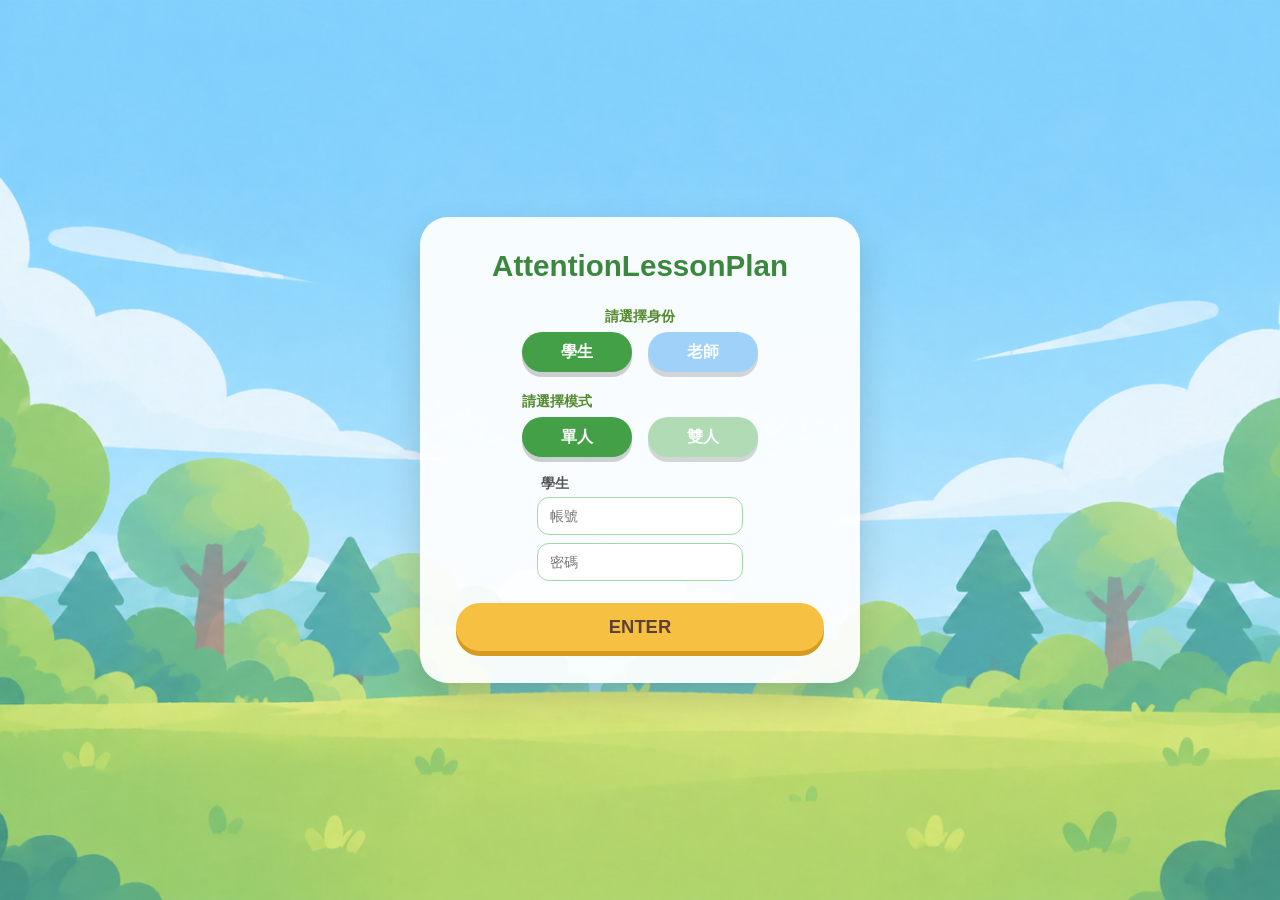
<file: frontend/index.html>
<!DOCTYPE html>
<html lang="zh-TW">
<head>
  <meta charset="UTF-8">
  <meta name="viewport" content="width=device-width, initial-scale=1.0">
  <title>AttentionLessonPlan - 登入</title>
  <link rel="stylesheet" href="css/style.css">
</head>
<body>
  <div class="main-container">
    <div class="card">
      <h1 class="title">AttentionLessonPlan</h1>

      <!-- 身份選擇 (學生 / 老師) -->
      <p class="section-label">請選擇身份</p>
      <div class="btn-group">
        <button id="btn-role-student" class="btn btn-pill active-green">學生</button>
        <button id="btn-role-teacher" class="btn btn-pill btn-inactive-blue">老師</button>
      </div>

      <!-- 模式選擇 (單人 / 雙人) -->
      <div id="mode-section">
        <p class="section-label">請選擇模式</p>
        <div class="btn-group">
          <button id="btn-mode-single" class="btn btn-pill active-green">單人</button>
          <button id="btn-mode-double" class="btn btn-pill btn-inactive">雙人</button>
        </div>
      </div>

      <!-- 表單輸入區：帳號＋密碼，跟 mockup（圖2～圖4）對齊——沒有選場域這一步，
           帳號是全域唯一的登入帳號（跟老師姓名／studentKey 是分開的兩回事，
           見 docs/adr/0004-teacher-student-password-login.md）。 -->
      <form id="login-form">
        <!-- 學生輸入區 -->
        <div id="student-inputs">
          <div class="form-row">
            <div class="input-col" id="col-student-1">
              <label id="lbl-student-1" class="input-label">學生</label>
              <input type="text" id="student1-account" class="text-input" placeholder="帳號" required>
              <input type="password" id="student1-password" class="text-input" placeholder="密碼" required>
            </div>
            <div class="input-col" id="col-student-2" style="display: none;">
              <label class="input-label">學生 2</label>
              <input type="text" id="student2-account" class="text-input" placeholder="帳號">
              <input type="password" id="student2-password" class="text-input" placeholder="密碼">
            </div>
          </div>
        </div>

        <!-- 老師輸入區 -->
        <div id="teacher-inputs" style="display: none;">
          <label class="input-label">老師</label>
          <input type="text" id="teacher-account" class="text-input" placeholder="帳號">
          <input type="password" id="teacher-password" class="text-input" placeholder="密碼">
        </div>

        <!-- 登入錯誤訊息：改用畫面文字，不用 alert()（隱藏欄位配合原生驗證很容易讓人以為「完全沒反應」） -->
        <p id="login-error" class="error-text" style="display: none;"></p>

        <!-- ENTER 送出按鈕 -->
        <button type="submit" id="btn-enter" class="btn btn-enter">ENTER</button>
      </form>
    </div>
  </div>

  <script type="module" src="js/app.js"></script>
</body>
</html>
</file>
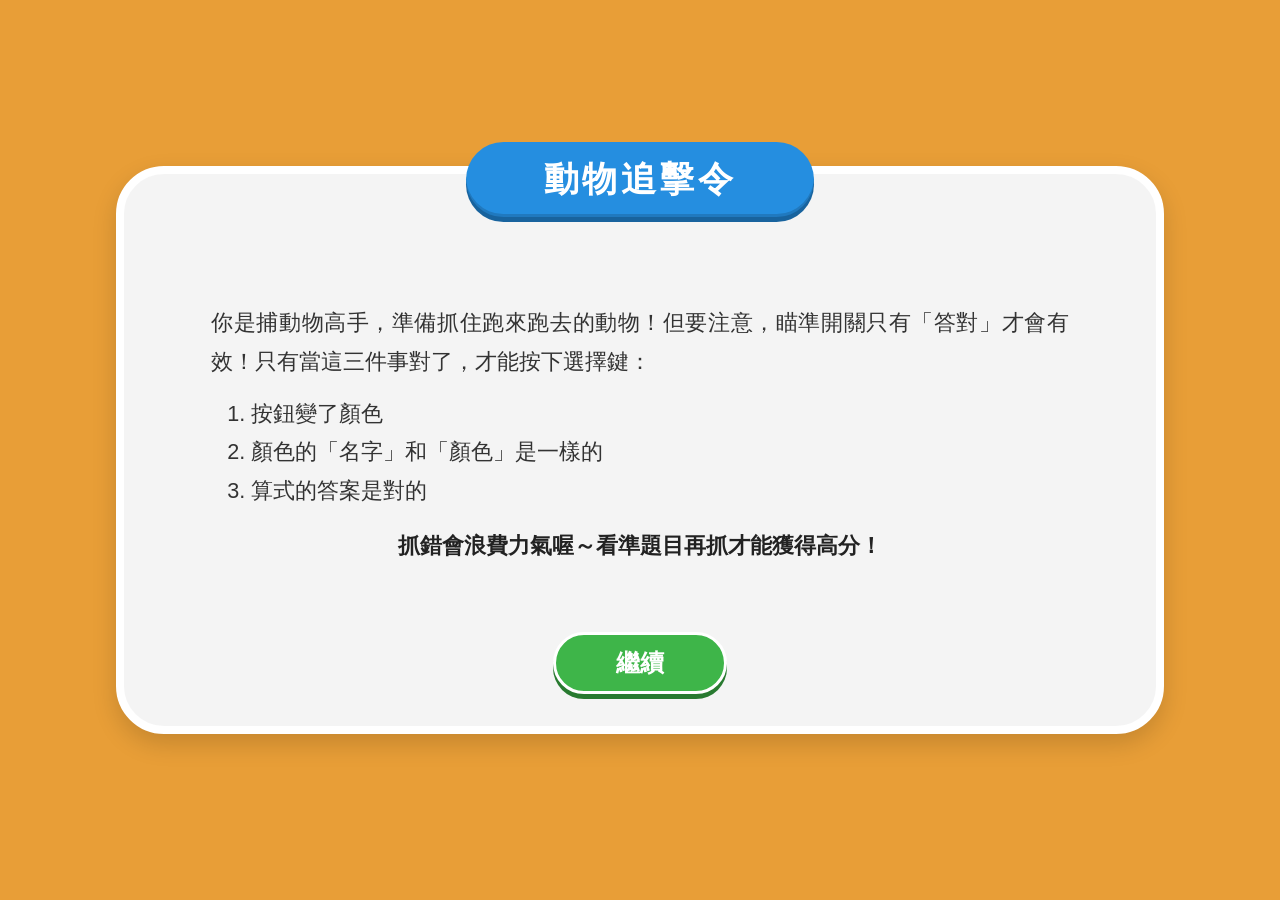
<file: frontend/dat/index.html>
<!DOCTYPE html>
<html lang="zh-Hant">
<head>
  <meta charset="UTF-8">
  <meta name="viewport" content="width=device-width, initial-scale=1.0">
  <title>DAT 動物追擊令 - 遊戲教學</title>
  <link rel="stylesheet" href="css/single_tutorial.css">
  <script src="js/single_tutorial.js" defer></script>
</head>
<body>

  <main class="tutorial-container">
    
    <!-- 畫面一：遊玩說明 -->
    <section id="step-1" class="tutorial-card">
      <div class="header-badge">動物追擊令</div>
      <div class="card-content">
        <p class="intro-text">
          你是捕動物高手，準備抓住跑來跑去的動物！但要注意，瞄準開關只有「答對」才會有效！只有當這三件事對了，才能按下選擇鍵：
        </p>
        <ol class="rule-list">
          <li>按鈕變了顏色</li>
          <li>顏色的「名字」和「顏色」是一樣的</li>
          <li>算式的答案是對的</li>
        </ol>
        <p class="warning-text">抓錯會浪費力氣喔～看準題目再抓才能獲得高分！</p>
      </div>
      <button id="btn-to-step2" class="btn-green" type="button">繼續</button>
    </section>

    <!-- 畫面二：題型說明 (動態卡片) -->
    <section id="step-2" class="tutorial-card" hidden>
      <div class="header-badge">題型說明</div>
      <div class="card-content">
        <p id="type-title" class="type-instruction">加載中...</p>
        <p id="type-example" class="type-sub"></p>
        
        <div class="carousel-container">
          <button id="prev-type" class="nav-arrow" type="button" aria-label="上一題">◀</button>
          
          <div class="type-preview-box" id="preview-box">
            <!-- 預覽內容由 JS 動態渲染 -->
          </div>
          
          <button id="next-type" class="nav-arrow" type="button" aria-label="下一題">▶</button>
        </div>
      </div>
      <button id="btn-to-step3" class="btn-green-solid" type="button">跳過說明/下一步</button>
    </section>

    <!-- 畫面三：選擇練習還是直接開始 -->
    <section id="step-3" class="tutorial-card" hidden>
      <div class="card-content">
        <h2 class="prompt-title">理解了嗎？<br>來練習一下吧！</h2>
        <div class="action-buttons">
          <button id="btn-practice" class="btn-outline" type="button">練習一下</button>
          <button id="btn-start" class="btn-green-solid" type="button">不練習，直接開始</button>
        </div>
      </div>
    </section>

  </main>

</body>
</html>
</file>
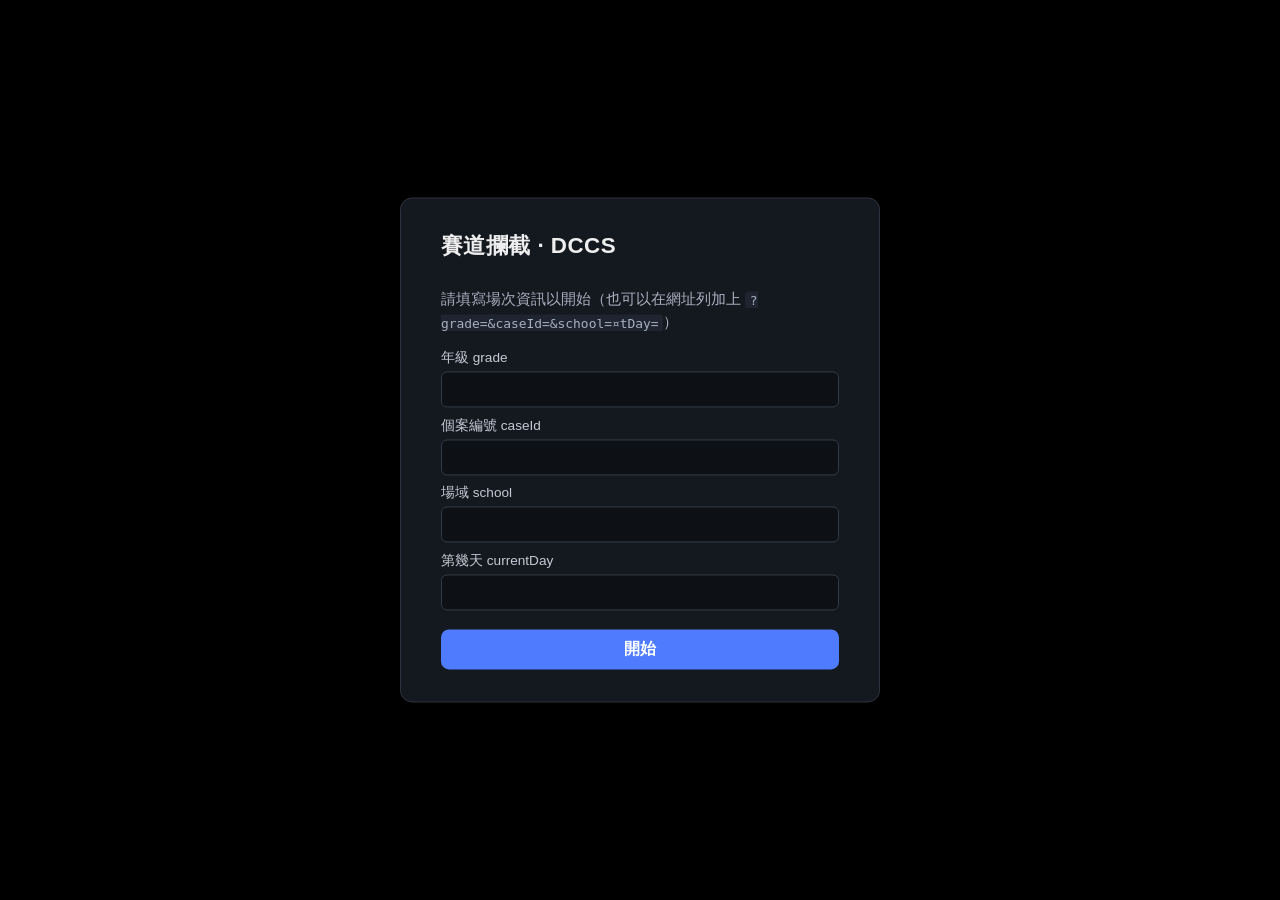
<file: frontend/dccs/index.html>
<!DOCTYPE html>
<html lang="zh-Hant">
<head>
<meta charset="UTF-8">
<meta name="viewport" content="width=device-width, initial-scale=1.0">
<title>賽道攔截 DCCS</title>
<link rel="stylesheet" href="./css/style.css">
</head>
<body>
<div id="app">
  <form id="setup-form" hidden>
    <h1>賽道攔截 · DCCS</h1>
    <p class="hint">請填寫場次資訊以開始（也可以在網址列加上 <code>?grade=&caseId=&school=&currentDay=</code>）</p>
    <label>年級 grade <input name="grade" required autocomplete="off"></label>
    <label>個案編號 caseId <input name="caseId" required autocomplete="off"></label>
    <label>場域 school <input name="school" required autocomplete="off"></label>
    <label>第幾天 currentDay <input name="currentDay" type="number" min="1" step="1" required autocomplete="off"></label>
    <button type="submit">開始</button>
  </form>

  <div id="game-root"></div>
</div>
<script type="module" src="./js/main.js"></script>
</body>
</html>
</file>
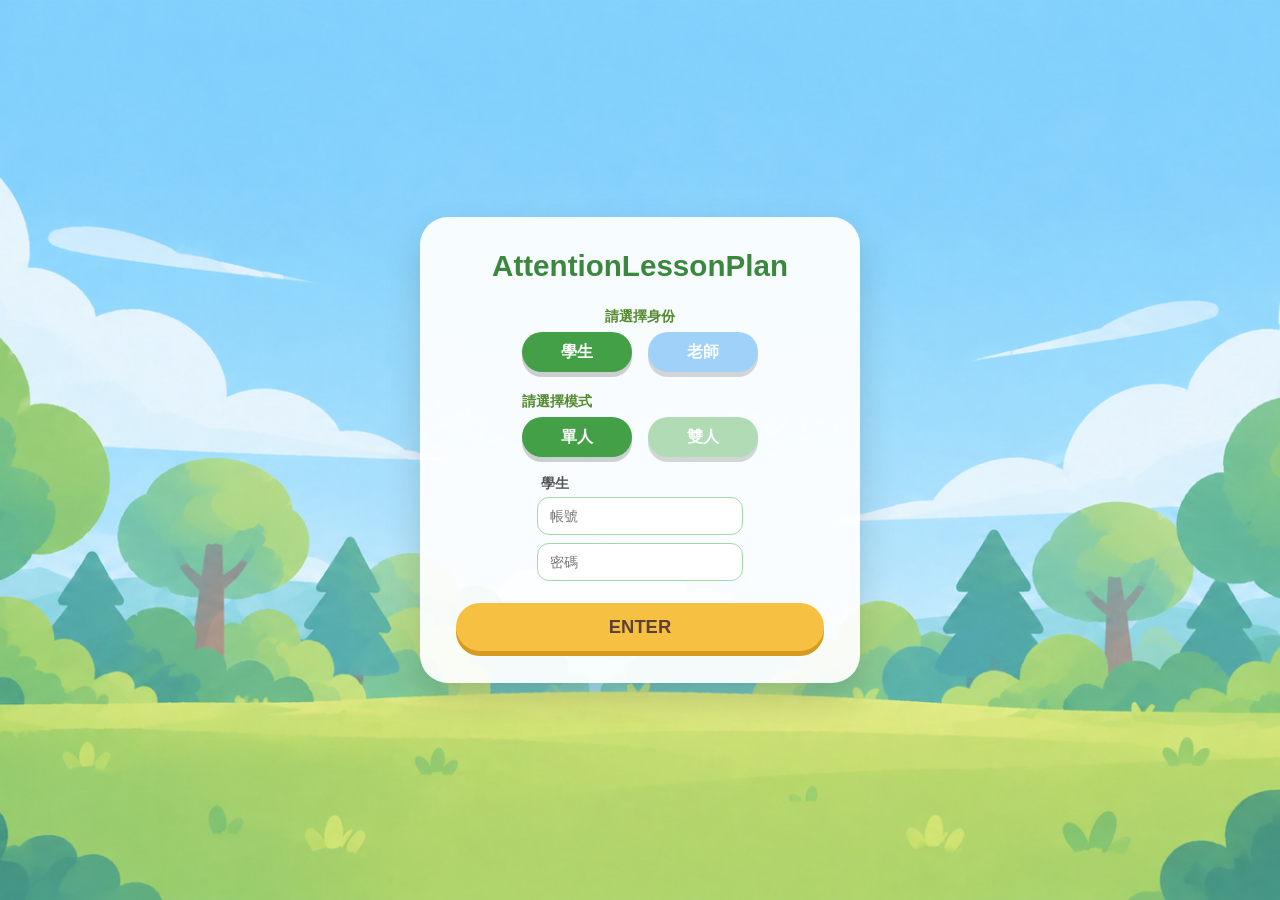
<file: frontend/dms.html>
<!DOCTYPE html>
<html lang="zh-TW">
<head>
  <meta charset="UTF-8">
  <meta name="viewport" content="width=device-width, initial-scale=1.0">
  <title>Attention Lesson Plan - DMS 數據管理系統</title>
  <link rel="stylesheet" href="css/dms.css">
</head>
<body>
  <div class="dms-wrapper">
    <!-- 頂部身分選單與控制列 -->
    <header class="top-navbar">
      <div class="brand">
        <h2>Attention Lesson Plan</h2>
        <span class="badge">DMS Dashboard</span>
      </div>

      <div class="nav-controls">
        <!-- 登入身份（老師姓名／場域）純顯示，來自登入時的 token，不用再選一次 -->
        <div class="teacher-identity">
          <strong id="view-teacher-name">--</strong>
          <span id="view-teacher-school" class="badge-muted">--</span>
        </div>

        <div class="select-group">
          <select id="select-student" disabled>
            <option value="">-- 載入學生中... --</option>
          </select>
        </div>

        <button id="btn-logout" class="btn-text">登出</button>
      </div>
    </header>

    <!-- 主展示區塊 -->
    <main class="content-area">
      <!-- 初始未選擇提示 -->
      <div id="empty-state" class="empty-card">
        <h3>請於上方選取「學生」以載入專注力評測資料</h3>
        <p>系統將即時查詢 MariaDB 資料庫並呈現歷史場次與各遊戲分析。</p>
      </div>

      <!-- 報表主看板 (選取學生後顯示) -->
      <div id="report-view" style="display: none;">
        <!-- 個案基本資訊卡 -->
        <section class="meta-card">
          <div>
            <h2 id="view-student-key">--</h2>
            <p id="view-school-name" style="color: #64748b; margin-top: 4px;">--</p>
          </div>
          <div class="meta-stats">
            <div>累計施測場次：<strong id="view-total-sessions" style="color: #1e3a8a; font-size: 1.25rem;">0</strong> 次</div>
            <div>最後評測時間：<span id="view-last-played">--</span></div>
          </div>
        </section>

        <!-- 各遊戲成效彙總卡 (依 gameType + mode 分組) -->
        <section class="section-card">
          <h3 class="section-title">遊戲成效總覽 (區分 Single / Double)</h3>
          <div id="summary-grid" class="cards-grid">
            <!-- 動態插入各遊戲彙總卡片 -->
          </div>
        </section>

        <!-- 歷史場次明細表 (records[]) -->
        <section class="section-card">
          <h3 class="section-title">施測歷程明細</h3>
          <div class="table-container">
            <table class="report-table">
              <thead>
                <tr>
                  <th>施測日 (Day)</th>
                  <th>遊戲種類</th>
                  <th>模式</th>
                  <th>正確率</th>
                  <th>答對 / 答錯</th>
                  <th>耗時 (秒)</th>
                  <th>作答題數 (Stage)</th>
                  <th>開始時間</th>
                </tr>
              </thead>
              <tbody id="records-tbody">
                <!-- 動態注入每一場紀錄 -->
              </tbody>
            </table>
          </div>
        </section>
      </div>
    </main>
  </div>

  <script type="module" src="js/dms.js"></script>
</body>
</html>
</file>
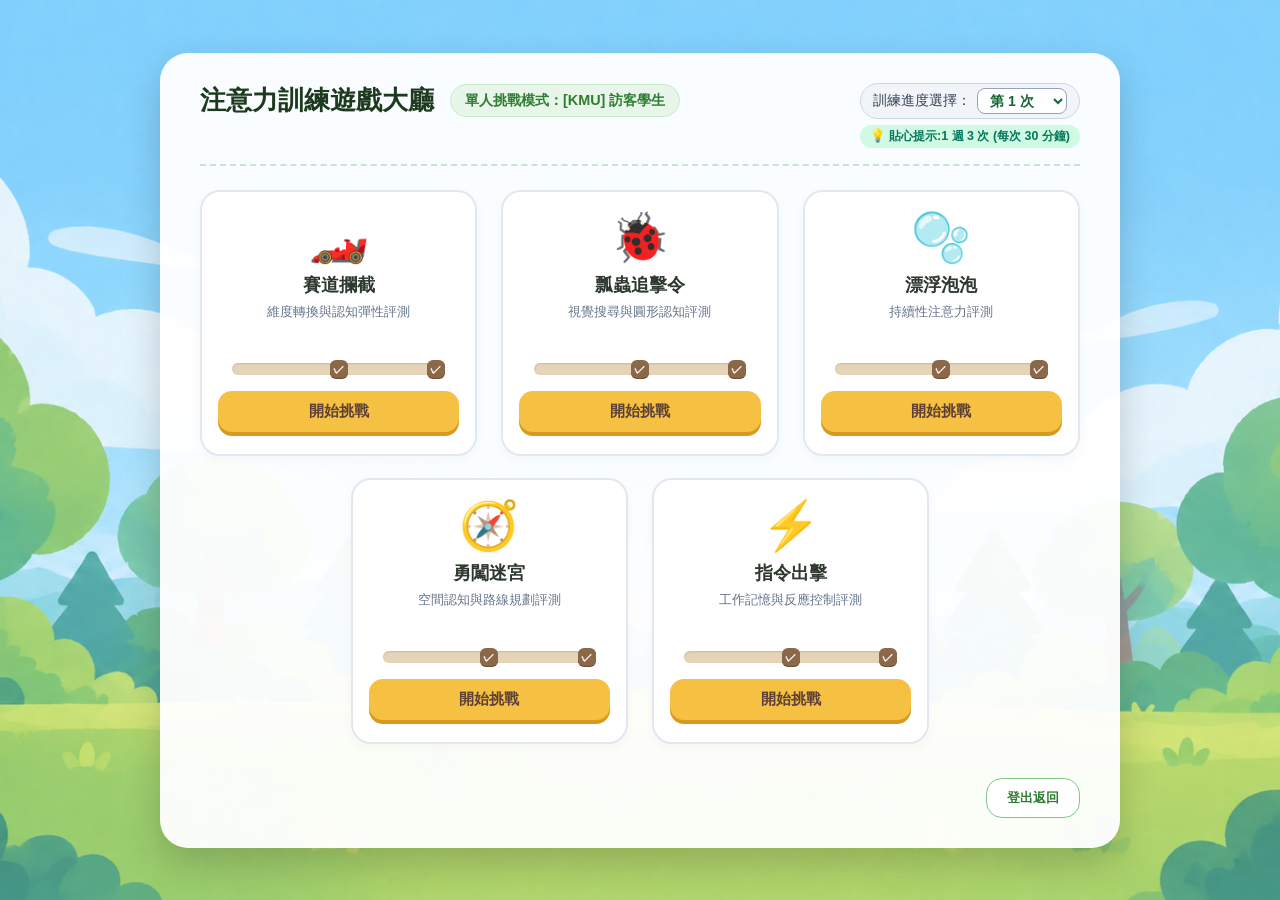
<file: frontend/games.html>
<!DOCTYPE html>
<html lang="zh-TW">
<head>
  <meta charset="UTF-8">
  <meta name="viewport" content="width=device-width, initial-scale=1.0">
  <title>AttentionLessonPlan - 遊戲大廳</title>
  <link rel="stylesheet" href="css/style.css">
  <link rel="stylesheet" href="css/games.css">
  <style>
    /* 頂部導覽列：標題、身分標籤與進度選擇 */
    .lobby-header {
      display: flex;
      align-items: flex-start;
      justify-content: space-between;
      gap: 16px;
      margin-bottom: 24px;
      flex-wrap: wrap;
    }
    .header-left-group {
      display: flex;
      align-items: center;
      gap: 16px;
      flex-wrap: wrap;
    }
    .lobby-title {
      margin: 0;
      font-size: 1.6rem;
      color: #1e3a1e;
      font-weight: 800;
      white-space: nowrap;
    }
    .user-info-tag {
      background: #e8f5e9;
      color: #2e7d32;
      border: 1px solid #c8e6c9;
      padding: 6px 14px;
      border-radius: 20px;
      font-size: 0.9rem;
      font-weight: 600;
      white-space: nowrap;
    }

    /* 右側：訓練次數下拉選單 + 貼心提示 */
    .header-right-group {
      display: flex;
      flex-direction: column;
      align-items: flex-end;
      gap: 6px;
    }
    .session-selector-box {
      display: flex;
      align-items: center;
      background: #f1f5f9;
      border: 1.5px solid #cbd5e1;
      padding: 4px 12px;
      border-radius: 20px;
      font-size: 0.85rem;
      color: #334155;
      white-space: nowrap;
    }
    .session-select {
      background: #ffffff;
      border: 1px solid #94a3b8;
      border-radius: 8px;
      padding: 3px 8px;
      font-size: 0.88rem;
      font-weight: 700;
      color: #166534;
      cursor: pointer;
      margin-left: 6px;
      outline: none;
    }
    .training-rule-badge {
      font-size: 0.78rem;
      color: #047857;
      background: #d1fae5;
      padding: 3px 10px;
      border-radius: 12px;
      font-weight: 600;
      white-space: nowrap;
    }

    /* 佈局核心：上排 3 個，下排 2 個（居中）並增加空間感 */
    .games-container {
      display: flex;
      flex-direction: column;
      gap: 22px;
      margin-bottom: 24px;
      width: 100%;
    }
    .games-row {
      display: flex;
      gap: 24px;
      width: 100%;
    }
    .games-row-top {
      justify-content: space-between;
    }
    .games-row-bottom {
      justify-content: center; /* 下排 2 個置中 */
    }

    /* 遊戲卡片寬度計算：保持上下排寬度一致 */
    .game-item {
      flex: 0 0 calc((100% - 48px) / 3); /* 每張卡片剛好佔 1/3 寬度扣除間距 */
      max-width: calc((100% - 48px) / 3);
      background: #ffffff;
      border: 2px solid #e2e8f0;
      border-radius: 20px;
      padding: 22px 16px;
      text-align: center;
      transition: all 0.22s ease;
      display: flex;
      flex-direction: column;
      align-items: center;
      box-shadow: 0 4px 12px rgba(0, 0, 0, 0.03);
    }
    .game-item:hover {
      transform: translateY(-4px);
      border-color: #43a047;
      box-shadow: 0 10px 22px rgba(67, 160, 71, 0.12);
    }

    .game-icon {
      font-size: 3rem;
      margin-bottom: 10px;
      line-height: 1;
    }
    .game-name {
      font-size: 1.15rem;
      font-weight: 800;
      color: #2e382e;
      margin-bottom: 6px;
    }
    .game-desc {
      font-size: 0.8rem;
      color: #64748b;
      margin-bottom: 16px;
      min-height: 36px;
      line-height: 1.4;
    }

    /* 參照語綺規範的進度條樣式 */
    .progress-row {
      width: 88%;
      margin: 8px 0 16px 0;
    }
    .progress-track {
      position: relative;
      height: 12px;
      border-radius: 999px;
      background: #e6d4b8;
      box-shadow: inset 0 1px 2px rgba(90, 60, 30, 0.18);
    }
    .progress-fill {
      position: absolute;
      inset: 0 auto 0 0;
      width: 0%;
      border-radius: inherit;
      background: linear-gradient(90deg, #c4b0ff, #8b6cf0);
      transition: width 0.3s ease;
    }
    .progress-track[data-progress="50"] .progress-fill {
      width: calc(50% + 10px);
    }
    .progress-track[data-progress="100"] .progress-fill {
      width: 100%;
    }
    .progress-mark {
      position: absolute;
      top: 50%;
      width: 18px;
      height: 18px;
      border-radius: 6px;
      display: grid;
      place-items: center;
      font-size: 0.72rem;
      font-weight: 800;
      color: #fff;
      background: #8a6848;
      box-shadow: 0 1px 0 #6a4c32;
      pointer-events: none;
      transition: all 0.2s ease;
    }
    .mark-mid {
      left: 50%;
      transform: translate(-50%, -50%);
    }
    .mark-end {
      right: 0;
      transform: translateY(-50%);
    }
    .progress-track[data-progress="100"] .mark-mid {
      display: none;
    }
    .progress-mark.is-reached {
      width: 20px;
      height: 20px;
      border-radius: 7px;
      background: linear-gradient(#b39bff, #7b5ce8);
      box-shadow: 0 1px 0 #5a3cc4;
    }

    /* 按鈕樣式 */
    .btn-play {
      width: 100%;
      padding: 10px 0;
      background: #f6c042;
      border: none;
      border-radius: 14px;
      color: #5d4037;
      font-weight: 800;
      font-size: 0.95rem;
      cursor: pointer;
      box-shadow: 0 4px 0 #d79a20;
      transition: transform 0.1s ease;
    }
    .btn-play:active {
      transform: translateY(3px);
      box-shadow: 0 1px 0 #d79a20;
    }

    /* 底部按鈕區靠右 */
    .lobby-footer {
      display: flex;
      justify-content: flex-end;
      margin-top: auto;
      padding-top: 10px;
    }
  </style>
</head>
<body>
  <div class="main-container">
    <div class="lobby-card">
      <div class="lobby-header">
        <!-- 標題與身分 -->
        <div class="header-left-group">
          <h1 class="lobby-title">注意力訓練遊戲大廳</h1>
          <div class="user-info-tag" id="user-info-tag">載入資訊中...</div>
        </div>
        
        <!-- 次數下拉選單 + 貼心提示 -->
        <div class="header-right-group">
          <div class="session-selector-box">
            <span>訓練進度選擇：</span>
            <select id="session-select" class="session-select">
              <option value="1">第 1 次</option>
              <option value="2">第 2 次</option>
              <option value="3">第 3 次</option>
              <option value="4">第 4 次</option>
              <option value="5">第 5 次</option>
              <option value="6">第 6 次</option>
              <option value="7">第 7 次</option>
              <option value="8">第 8 次</option>
              <option value="9">第 9 次</option>
              <option value="10">第 10 次</option>
              <option value="11">第 11 次</option>
              <option value="12">第 12 次</option>
              <option value="13">第 13 次</option>
              <option value="14">第 14 次</option>
              <option value="15">第 15 次</option>
              <option value="16">第 16 次</option>
              <option value="17">第 17 次</option>
              <option value="18">第 18 次</option>
              <option value="19">第 19 次</option>
              <option value="20">第 20 次</option>
              <option value="21">第 21 次</option>
              <option value="22">第 22 次</option>
              <option value="23">第 23 次</option>
              <option value="24">第 24 次</option>
            </select>
          </div>
          <div class="training-rule-badge">💡 貼心提示:1 週 3 次 (每次 30 分鐘)</div>
        </div>
      </div>

      <!-- 遊戲卡片區域：上排 3 個、下排 2 個 -->
      <div class="games-container">
        <!-- 上排 3 款遊戲 -->
        <div class="games-row games-row-top" id="row-top"></div>
        <!-- 下排 2 款遊戲 (置中) -->
        <div class="games-row games-row-bottom" id="row-bottom"></div>
      </div>

      <!-- 底部登出按鈕 -->
      <div class="lobby-footer">
        <button id="btn-logout" class="btn-outline">登出返回</button>
      </div>
    </div>
  </div>

  <script>
    // 參照語綺 app.js 規格定義 5 款遊戲與進度正規化
    const GAMES = [
      { id: "DCCS", name: "賽道攔截", desc: "維度轉換與認知彈性評測", icon: "🏎️" },
      { id: "DAT", name: "瓢蟲追擊令", desc: "視覺搜尋與圓形認知評測", icon: "🐞" },
      { id: "EFT", name: "漂浮泡泡", desc: "持續性注意力評測", icon: "🫧" },
      { id: "TGame", name: "勇闖迷宮", desc: "空間認知與路線規劃評測", icon: "🧭" },
      // id 必須是 "IM"，對齊後端 assessment_result.game_type 實際會出現的值
      // （見 GET /api/students/{key}/sessions 回應），不能是隨便取的顯示名稱，
      // 否則真實成績永遠比對不到這張卡片，進度會一直停在 0%。
      { id: "IM", name: "指令出擊", desc: "工作記憶與反應控制評測", icon: "⚡" },
    ];
    const PROGRESS_STEPS = [0, 50, 100];

    // 每款遊戲「玩滿一場」的判定門檻（毫秒），用來判斷一筆紀錄是不是整場玩完
    // （不是中途離開）。統一 6 分鐘（360000ms）——這是「5 款遊戲、30 分鐘」
    // 最終設計的目標值。DCCS 目前的真實實作其實是 10 分鐘（見
    // frontend/dccs/js/config.js 的 SESSION_SECONDS=600），因為當初只規劃
    // 3 款遊戲（30 分鐘 / 3 = 10 分鐘）；日後真的有 5 款遊戲時 DCCS 也要
    // 跟著改成 6 分鐘，這邊先用目標值 6 分鐘當門檻——不影響真的玩滿全程
    // 10 分鐘的紀錄（10 分鐘 > 6 分鐘，一樣判定為玩滿），只是「玩了 6~10
    // 分鐘就離開」的情況也會被判定成 100%，這是目前已知、可接受的權宜之計。
    const FULL_SESSION_MS = {
      DCCS: 360000,
      EFT: 360000,
      DAT: 360000,
      IM: 360000,
      TGame: 360000,
    };

    // 每一款遊戲對應到哪個檔案（相對於本頁）。每接上一款新遊戲，在這裡加一行即可，
    // 不用動下面的點擊邏輯。路徑對照 frontend/<game>/ 底下該遊戲自己的入口檔案。
    const GAME_PAGES = {
      DAT: { single: "DAT/DAT_single/index.html", double: "DAT/DAT_double/double.html" },
      EFT: { single: "EFT/single.html", double: "EFT/double.html" },
      DCCS: { single: "dccs/index.html", double: "dccs/double.html" },
    };

    function normalizeProgress(value) {
      const number = Number(value) || 0;
      return PROGRESS_STEPS.reduce((closest, step) =>
        Math.abs(step - number) < Math.abs(closest - number) ? step : closest
      );
    }

    // 呼叫 GET /api/students/{key}/report，拿這位學生完整的場次明細（不篩選）。
    // 用 /report 而不是輕量版的 /sessions，是因為要判斷「整場玩完」得看
    // stats.duration，那個欄位只有 /report 才有。之後「訓練進度選擇」切換
    // 第幾次時，直接在本機重新計算，不用每次都重打 API。任何一步失敗
    // （token 過期、還沒登入、網路問題）都不讓整頁掛掉，退回空陣列（會讓所有
    // 進度顯示 0%），並在 console 留紀錄方便除錯。
    async function fetchRecords(studentKey, school, token) {
      if (!studentKey || !school || !token) return [];
      try {
        const res = await fetch(
          `/api/students/${encodeURIComponent(studentKey)}/report?school=${encodeURIComponent(school)}`,
          { headers: { Authorization: `Bearer ${token}` } }
        );
        if (!res.ok) {
          console.warn("讀取遊玩紀錄失敗，進度顯示為 0%：", res.status);
          return [];
        }
        const data = await res.json();
        return data.records || [];
      } catch (err) {
        console.warn("讀取遊玩紀錄失敗，進度顯示為 0%：", err);
        return [];
      }
    }

    // 「訓練進度選擇：第 N 次」是「當天記錄」，不是累積進度——問的是「這一天
    // 這款遊戲玩到什麼程度」：
    //   完全沒碰過 → 0%
    //   有紀錄，但中途離開、沒玩滿一整場（duration 沒到 FULL_SESSION_MS）→ 50%
    //   整場玩完（duration 到達 FULL_SESSION_MS）→ 100%
    // 同一天同一款遊戲重玩了好幾次，只要其中一次玩滿就算 100%——玩滿一次
    // 才算數，不是接續著玩、也不是取平均。
    function computeProgress(records, selectedDay) {
      const STATUS_RANK = { none: 0, partial: 1, full: 2 };
      const status = Object.fromEntries(GAMES.map(g => [g.id, "none"]));

      for (const record of records) {
        if (record.currentDay !== selectedDay || !(record.gameType in status)) continue;

        const fullMs = FULL_SESSION_MS[record.gameType];
        const isFull =
          record.stats != null &&
          typeof fullMs === "number" &&
          record.stats.duration >= fullMs;
        const thisStatus = isFull ? "full" : "partial";

        if (STATUS_RANK[thisStatus] > STATUS_RANK[status[record.gameType]]) {
          status[record.gameType] = thisStatus;
        }
      }

      const STATUS_TO_PERCENT = { none: 0, partial: 50, full: 100 };
      return Object.fromEntries(
        Object.entries(status).map(([id, s]) => [id, STATUS_TO_PERCENT[s]])
      );
    }

    document.addEventListener("DOMContentLoaded", async () => {
      const mode = sessionStorage.getItem("game_mode") || "single";
      const s1School = sessionStorage.getItem("student1_school") || "KMU";
      const s1Id = sessionStorage.getItem("student1_key") || "訪客學生";
      const s1Token = sessionStorage.getItem("student1_token") || sessionStorage.getItem("token");
      const s2School = sessionStorage.getItem("student2_school");
      const s2Id = sessionStorage.getItem("student2_key");

      const infoTag = document.getElementById("user-info-tag");
      const isDouble = (mode === "double" && s2Id);

      if (isDouble) {
        infoTag.innerText = `雙人合作模式：[${s1School}] ${s1Id} ＆ [${s2School}] ${s2Id}`;
      } else {
        infoTag.innerText = `單人挑戰模式：[${s1School}] ${s1Id}`;
      }

      const rowTop = document.getElementById("row-top");
      const rowBottom = document.getElementById("row-bottom");
      const sessionSelect = document.getElementById("session-select");

      function buildGameCardHtml(game, progressMap) {
        const percent = normalizeProgress(progressMap[game.id]);
        return `
          <div class="game-item" data-game="${game.id}">
            <div class="game-icon">${game.icon}</div>
            <div class="game-name">${game.name}</div>
            <div class="game-desc">${game.desc}</div>
            
            <div class="progress-row" aria-label="${game.name}進度 ${percent}%">
              <div class="progress-track" data-progress="${percent}">
                <div class="progress-fill"></div>
                <span class="progress-mark mark-mid${percent === 50 ? " is-reached" : ""}">✓</span>
                <span class="progress-mark mark-end${percent === 100 ? " is-reached" : ""}">✓</span>
              </div>
            </div>

            <button class="btn-play">開始挑戰</button>
          </div>
        `;
      }

      // 渲染上排 3 個與下排 2 個。progressMap 來自 computeProgress()。
      function renderGames(progressMap) {
        // 前 3 個放入上排
        rowTop.innerHTML = GAMES.slice(0, 3).map(g => buildGameCardHtml(g, progressMap)).join("");
        // 後 2 個放入下排 (置中)
        rowBottom.innerHTML = GAMES.slice(3, 5).map(g => buildGameCardHtml(g, progressMap)).join("");

        // 重新綁定點擊挑戰事件
        document.querySelectorAll(".btn-play").forEach(btn => {
          btn.addEventListener("click", (e) => {
            const gameCard = e.target.closest(".game-item");
            const gameId = gameCard.getAttribute("data-game");
            const gameObj = GAMES.find(g => g.id === gameId);
            const pages = GAME_PAGES[gameId];

            if (!pages) {
              alert(`${gameObj.name}（${gameId}）尚未上線，敬請期待`);
              return;
            }

            // 玩家自選要玩第幾天：寫進 sessionStorage，遊戲那邊的
            // js/lobby.js 的 resolveCurrentDay() 會優先採用這個值，
            // 不再強制用自動推導（跟上面進度回顧用的是同一個下拉選單值）。
            sessionStorage.setItem("lobby_selected_current_day", sessionSelect.value);

            // 受試者資訊不經 URL 傳遞：目的頁跟本頁同源，直接讀本頁已經寫好的
            // sessionStorage（student1_key/school、game_mode 等），見各遊戲自己的
            // js/lobby.js。
            window.location.href = isDouble ? pages.double : pages.single;
          });
        });
      }

      // 雙人模式目前只顯示玩家 1 的進度——卡片是兩人共用的一列，沒有版面放
      // 兩份進度，之後真的要拆開顯示再回頭改。
      const allRecords = await fetchRecords(s1Id, s1School, s1Token);

      sessionSelect.addEventListener("change", (e) => {
        renderGames(computeProgress(allRecords, parseInt(e.target.value, 10)));
      });

      renderGames(computeProgress(allRecords, parseInt(sessionSelect.value, 10)));

      // 登出返回
      document.getElementById("btn-logout").addEventListener("click", () => {
        sessionStorage.clear();
        window.location.href = "index.html";
      });
    });
  </script>
</body>
</html>
</file>
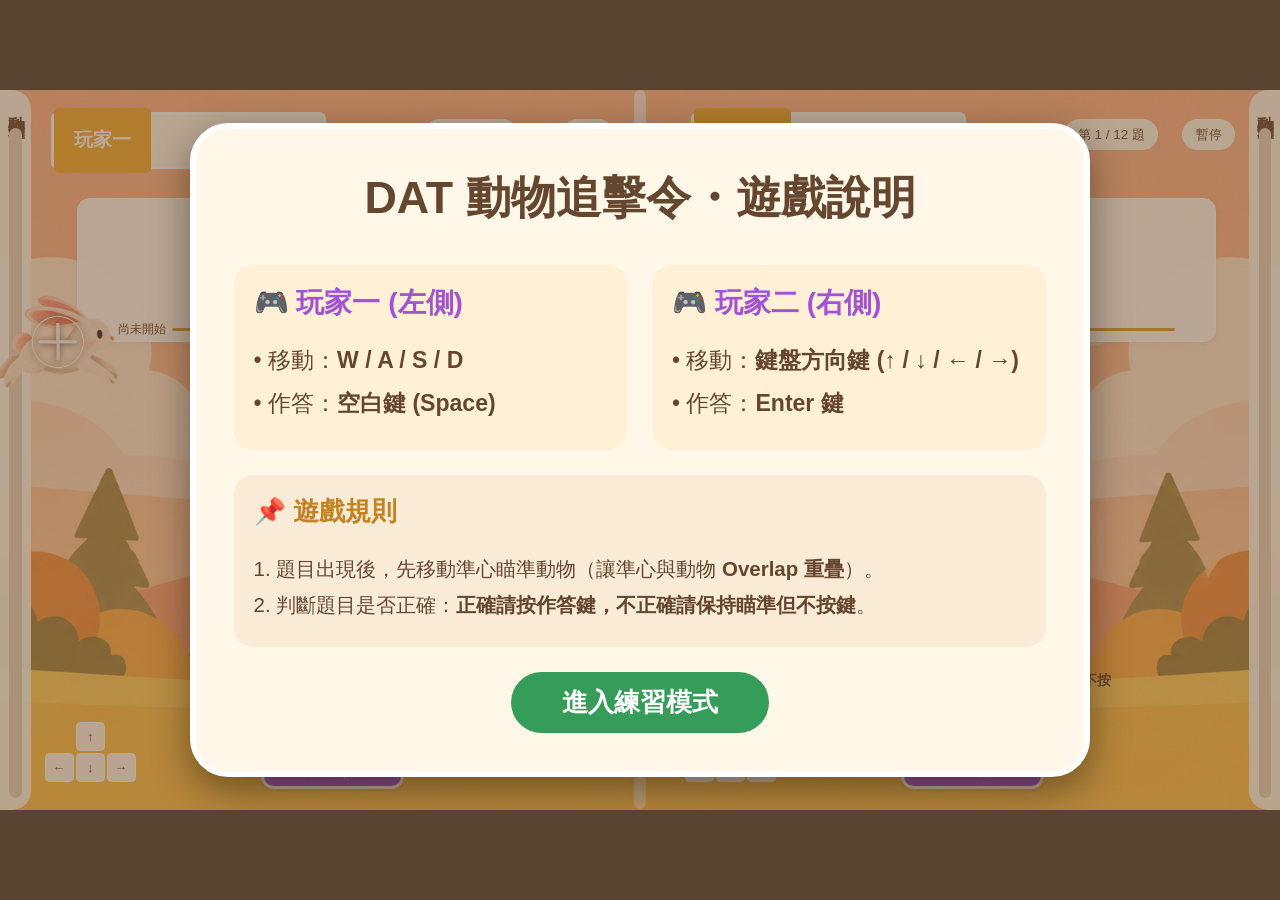
<file: frontend/dat/double.html>
<!DOCTYPE html>
<html lang="zh-Hant">
<head>
  <meta charset="UTF-8">
  <meta name="viewport" content="width=device-width, initial-scale=1.0">
  <title>DAT 動物追擊令・雙人版</title>
  <link rel="stylesheet" href="css/double.css">
  <script src="assets/animals/rabbit-hit-mask.js" defer></script>
  <!-- 修改前：<script src="DAT_double.js" defer></script> -->
<!-- 修改後： -->
<!-- <script type="module" src="DAT_double.js" defer></script> -->
<script type="module" src="js/double_main.js" defer></script>
</head>
<body>
  <main class="game" aria-label="動物追擊令雙人遊戲">
    <!-- 【新增】雙人合一呈現的遊戲教學頁面 (說明書) -->
    <div class="overlay" id="tutorial-overlay">
      <section class="tutorial-card">
        <h1>DAT 動物追擊令・遊戲說明</h1>
        <div class="instructions-content">
          <div class="instruction-col">
            <h2>🎮 玩家一 (左側)</h2>
            <p>• 移動：<strong>W / A / S / D</strong></p>
            <p>• 作答：<strong>空白鍵 (Space)</strong></p>
          </div>
          <div class="instruction-col">
            <h2>🎮 玩家二 (右側)</h2>
            <p>• 移動：<strong>鍵盤方向鍵 (↑ / ↓ / ← / →)</strong></p>
            <p>• 作答：<strong>Enter 鍵</strong></p>
          </div>
        </div>
        <div class="rule-box">
          <h3>📌 遊戲規則</h3>
          <p>1. 題目出現後，先移動準心瞄準動物（讓準心與動物 <strong>Overlap 重疊</strong>）。</p>
          <p>2. 判斷題目是否正確：<strong>正確請按作答鍵，不正確請保持瞄準但不按鍵</strong>。</p>
        </div>
        <button class="primary" id="start-practice-btn" type="button">進入練習模式</button>
      </section>
    </div>
    
    <section class="player player-1" aria-label="玩家一">
    <!--      -->
    <aside class="progress-panel">
      <span class="progress-label">動物追擊令</span>
      <div class="progress-track" data-ui="progress" role="progressbar" aria-label="完成題數" aria-valuemin="0" aria-valuemax="12" ariavaluenow="0">
        <div data-ui="progress-fill"></div>
      </div>
    </aside>
    <header class="score"><span>玩家一</span><strong data-ui="score">0 分</strong></header>

    <div class="round" data-ui="round">第 1 / 12 題</div>
    <button class="pause" data-ui="pause" type="button" disabled>暫停</button>
    <section class="question-panel" aria-label="判斷題目">
      <div class="question"><span class="caption" data-ui="question-type">等待瞄準</span><strong data-ui="question-text">—</strong></div>
      <div class="time"><span data-ui="time-text">尚未開始</span><div class="time-track"><div data-ui="time-fill"></div></div></div>
    </section>
    <div class="animal-field" data-ui="field" aria-label="動物與玩家準心">
      <div class="animal" data-ui="animal">
        <img class="animal-image" data-ui="animal-image" src="assets/animals/rabbit.png" alt="兔子" draggable="false">
      </div>
      <img class="crosshair" data-ui="crosshair" src="assets/crosshair.png" alt="玩家準心" draggable="false">
    </div>
    <section class="answer-panel" aria-label="作答區">
      <p class="rule">WASD 移動準心 · 正確按空白鍵，不正確不按</p>
      <p data-ui="feedback" role="status" aria-live="polite">素材載入中…</p>
      <div class="answer-buttons">
        <button class="capture" data-ui="answer-true" type="button" disabled>正確 <span>空白鍵 / 點選</span></button>
      </div>
    </section>
    <div class="movement" aria-label="準心方向控制">
      <button data-move="up" aria-label="準心向上">↑</button>
      <button data-move="left" aria-label="準心向左">←</button>
      <button data-move="down" aria-label="準心向下">↓</button>
      <button data-move="right" aria-label="準心向右">→</button>
    </div>
    <div class="overlay" data-ui="results" hidden>
      <section class="result-card" role="dialog" aria-label="玩家一挑戰完成">
        <h1 data-ui="result-title">挑戰完成！</h1>
        <strong data-ui="final-score"></strong>
        <p data-ui="summary"></p>
        <p data-ui="accuracy"></p>
        <button class="primary" data-ui="restart" type="button">再玩一次</button>
      </section>
    </div>
    </section>
    
    <section class="player player-2" aria-label="玩家二">
      <aside class="progress-panel">
        <span class="progress-label">動物追擊令</span>
        <!-- aria-valuemax:題數 -->
        <div class="progress-track" data-ui="progress" role="progressbar" aria-label="完成題數" aria-valuemin="0" aria-valuemax="12" aria-valuenow="0">
          <div data-ui="progress-fill"></div>
        </div>
      </aside>
      
    <header class="score"><span>玩家二</span><strong data-ui="score">0 分</strong></header>
    <div class="round" data-ui="round">第 1 / 12 題</div>
    <button class="pause" data-ui="pause" type="button" disabled>暫停</button>
    <section class="question-panel" aria-label="判斷題目">
      <div class="question"><span class="caption" data-ui="question-type">等待瞄準</span><strong data-ui="question-text">—</strong></div>
      <div class="time"><span data-ui="time-text">尚未開始</span><div class="time-track"><div data-ui="time-fill"></div></div></div>
    </section>
    <div class="animal-field" data-ui="field" aria-label="動物與玩家準心">
      <div class="animal" data-ui="animal">
        <img class="animal-image" data-ui="animal-image" src="assets/animals/rabbit.png" alt="兔子" draggable="false">
      </div>
      <img class="crosshair" data-ui="crosshair" src="assets/crosshair.png" alt="玩家準心" draggable="false">
    </div>
    <section class="answer-panel" aria-label="作答區">
      <p class="rule">方向鍵 移動準心 · 正確按Enter，不正確不按</p>
      <p data-ui="feedback" role="status" aria-live="polite">素材載入中…</p>
      <div class="answer-buttons">
        <button class="capture" data-ui="answer-true" type="button" disabled>正確 <span>Enter / 點選</span></button>
      </div>
    </section>
    <div class="movement" aria-label="準心方向控制">
      <button data-move="up" aria-label="準心向上">↑</button>
      <button data-move="left" aria-label="準心向左">←</button>
      <button data-move="down" aria-label="準心向下">↓</button>
      <button data-move="right" aria-label="準心向右">→</button>
    </div>
    <!-- 玩家一 / 玩家二 結算覆蓋層 -->
    <div class="overlay" data-ui="results" hidden>
      <section class="result-card" role="dialog" aria-label="玩家二挑戰完成">
        <h1 data-ui="result-title">挑戰完成！</h1>
        <strong data-ui="final-score"></strong>
        <p data-ui="summary"></p>
        <p data-ui="accuracy"></p>
        <button class="primary" data-ui="restart" type="button">再玩一次</button>
        <button class="secondary" data-ui="back-home" type="button">返回首頁</button> <!-- 導回首頁按鈕 -->
      </section>
    </div>
      </section>
    </section>
    <!-- 中途離開遊戲的警告彈窗 -->
    <div class="overlay" id="leave-warning-overlay" hidden>
      <section class="result-card leave-card">
        <h2>⚠️ 確定要離開遊戲嗎？</h2>
        <p class="warning-text">若沒有完整遊玩並通關，當前遊戲數據將不會儲存並直接遺失！</p>
        <div class="warning-actions">
          <button class="secondary" id="btn-cancel-leave" type="button">繼續遊玩</button>
          <button class="danger" id="btn-confirm-leave" type="button">確定離開 (數據不保存)</button>
        </div>
    </div>
  </main>
</body>
</html>
</file>
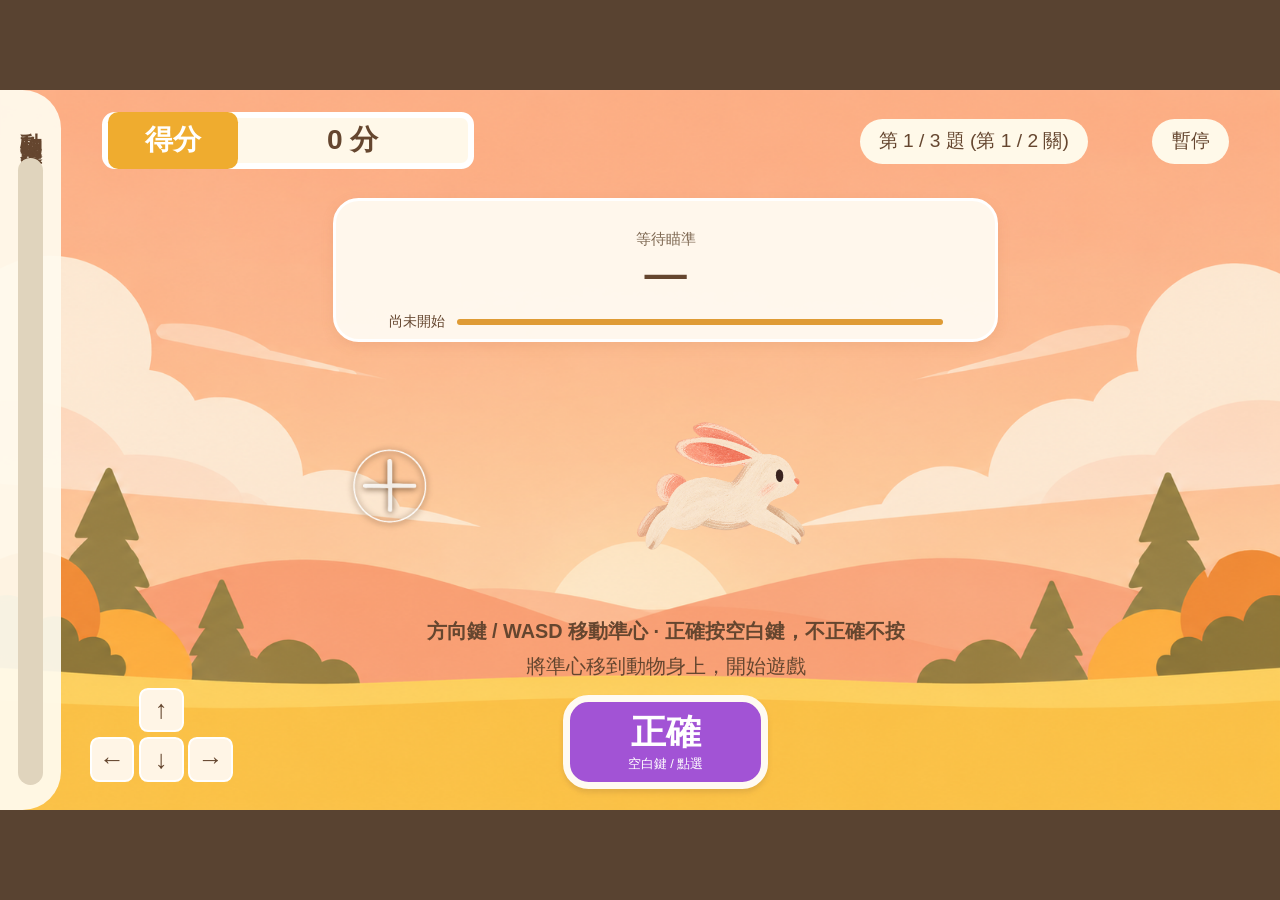
<file: frontend/dat/single.html>
<!DOCTYPE html>
<html lang="zh-Hant">
<head>
  <meta charset="UTF-8">
  <meta name="viewport" content="width=device-width, initial-scale=1.0">
  <title>DAT 動物追擊令・單人版</title>
  <link rel="stylesheet" href="css/single.css">
  <script src="assets/animals/rabbit-hit-mask.js" defer></script>
  <script type="module" src="js/single.js"></script>
</head>
<body>
  <main class="game" aria-label="動物追擊令單人遊戲">
    <aside class="progress-panel">
      <span class="progress-label">動物追擊令</span>
      <div class="progress-track" id="progress" role="progressbar" aria-label="完成題數" aria-valuemin="0" aria-valuemax="4" aria-valuenow="0">
        <div id="progress-fill"></div>
      </div>
    </aside>
    <header class="score"><span>得分</span><strong id="score">0 分</strong></header>
    <div class="round" id="round">第 1 / 4 題  (第 1 / 5 關)</div>
    <button class="pause" id="pause" type="button" disabled>暫停</button>
    <section class="question-panel" aria-label="判斷題目">
      <div class="question"><span class="caption" id="question-type">等待瞄準</span><strong id="question-text">—</strong></div>
      <div class="time"><span id="time-text">尚未開始</span><div class="time-track"><div id="time-fill"></div></div></div>
    </section>
    <div class="animal-field" id="field" aria-label="動物與玩家準心">
      <div class="animal" id="animal">
        <img class="animal-image" id="animal-image" src="assets/animals/rabbit.png" alt="兔子" draggable="false">
      </div>
      <img class="crosshair" id="crosshair" src="assets/crosshair.png" alt="玩家準心" draggable="false">
    </div>
    <section class="answer-panel" aria-label="作答區">
      <p class="rule">方向鍵 / WASD 移動準心 · 正確按空白鍵，不正確不按</p>
      <p id="feedback" role="status" aria-live="polite">素材載入中…</p>
      <div class="answer-buttons">
        <button class="capture" id="answer-true" type="button" disabled>正確 <span>空白鍵 / 點選</span></button>
      </div>
    </section>
    <div class="movement" aria-label="準心方向控制">
      <button data-move="up" aria-label="準心向上">↑</button>
      <button data-move="left" aria-label="準心向左">←</button>
      <button data-move="down" aria-label="準心向下">↓</button>
      <button data-move="right" aria-label="準心向右">→</button>
    </div>
    <div class="overlay" id="results" hidden>
      <section class="result-card" role="dialog" aria-modal="true" aria-labelledby="result-title">
        <h1 id="result-title">挑戰完成！</h1>
        <strong id="final-score"></strong>
        <p id="summary"></p>
        <p id="accuracy"></p>
        <button class="primary_white" id="restart" type="button">再玩一次</button>
        <button class="primary" id="btn-start-game" hidden>進入正式遊戲</button>
      </section>
    </div>
    <!-- 換關卡的 overlay -->
    <!-- 換關卡彈窗面板 -->
    <div id="stage-clear-modal" class="modal-overlay" hidden>
      <div class="stage-clear-card">
        <div class="stage-title-badge" id="stage-clear-title">第 1 關結束</div>
        <div class="stage-clear-text">準備開始下一關嘍！</div>
        <button id="btn-next-stage" class="btn-continue">繼續</button>
      </div>
    </div>
     <!-- 中途離開遊戲的警告彈窗 -->
    <div class="overlay" id="leave-warning-overlay" hidden>
      <section class="result-card leave-card">
        <h2>⚠️ 確定要離開遊戲嗎？</h2>
        <p class="warning-text">若沒有完整遊玩並通關，當前遊戲數據將不會儲存並直接遺失！</p>
        <div class="warning-actions">
          <button class="btn-continue" id="btn-cancel-leave" type="button">繼續遊玩</button>
          <button class="btn-danger" id="btn-confirm-leave" type="button">確定離開 (數據不保存)</button>
        </div>
    </div>
  </main>
</body>
</html>
</file>
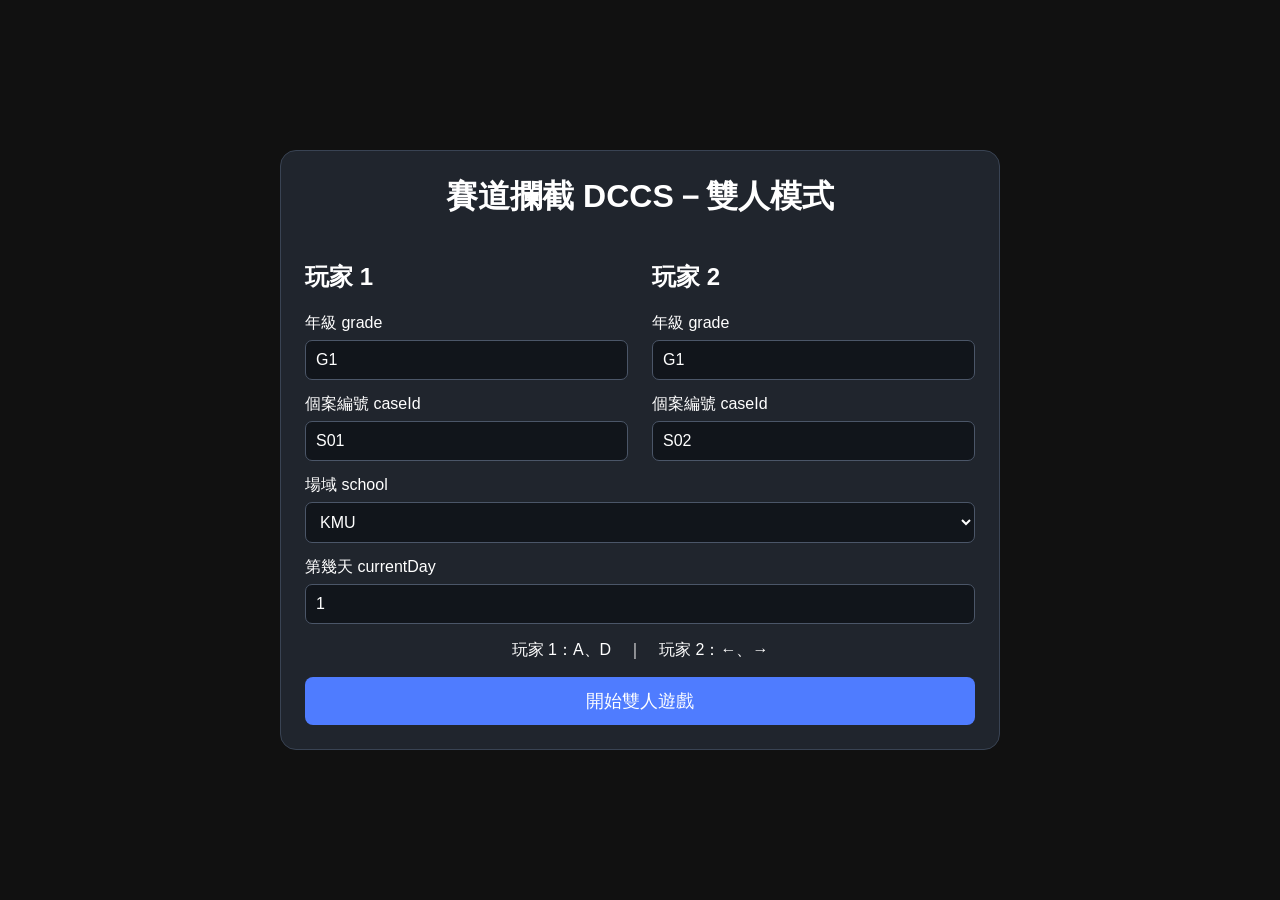
<file: frontend/dccs/double.html>
<!DOCTYPE html>
<html lang="zh-Hant">
<head>
  <meta charset="UTF-8">

  <meta
    name="viewport"
    content="width=device-width, initial-scale=1.0"
  >

  <title>賽道攔截 DCCS－雙人模式</title>

  <link
    rel="stylesheet"
    href="./css/double.css"
  >
</head>

<body>
  <div id="app">
    <form id="setup-form" hidden>
      <h1>賽道攔截 DCCS－雙人模式</h1>

      <div class="student-fields">
        <section>
          <h2>玩家 1</h2>

          <label>
            年級 grade

            <input
              name="grade1"
              value="G1"
              required
            >
          </label>

          <label>
            個案編號 caseId

            <input
              name="caseId1"
              value="S01"
              required
            >
          </label>
        </section>

        <section>
          <h2>玩家 2</h2>

          <label>
            年級 grade

            <input
              name="grade2"
              value="G1"
              required
            >
          </label>

          <label>
            個案編號 caseId

            <input
              name="caseId2"
              value="S02"
              required
            >
          </label>
        </section>
      </div>

      <label>
        場域 school

        <select
          name="school"
          required
        >
          <option value="KMU">KMU</option>
          <option value="NTHU-01">NTHU-01</option>
          <option value="NTHU-02">NTHU-02</option>
          <option value="NTHU-03">NTHU-03</option>
          <option value="NTHU-04">NTHU-04</option>
          <option value="NTHU-05">NTHU-05</option>
          <option value="NTHU-06">NTHU-06</option>
          <option value="NTHU-07">NTHU-07</option>
        </select>
      </label>

      <label>
        第幾天 currentDay

        <input
          name="currentDay"
          type="number"
          value="1"
          min="1"
          step="1"
          required
        >
      </label>

      <p class="control-hint">
        玩家 1：A、D　｜　玩家 2：←、→
      </p>

      <button type="submit">
        開始雙人遊戲
      </button>
    </form>

    <main
      id="double-game"
      hidden
    >
      <section class="player-panel player-one">
        <h2>玩家 1：A／D</h2>

        <div
          id="player1-game"
          class="game-root"
        ></div>
      </section>

      <section class="player-panel player-two">
        <h2>玩家 2：←／→</h2>

        <div
          id="player2-game"
          class="game-root"
        ></div>
      </section>

      <!-- 左右遊戲共用一份提示，避免兩側重複顯示。 -->
      <div
        id="shared-overlay"
        class="shared-overlay"
      >
        <div class="shared-card dccs-panel">
          <section
            id="shared-loading"
            class="shared-screen"
          >
            <h1>載入中…</h1>

            <p>
              正在準備兩位玩家的遊戲
            </p>
          </section>

          <section
            id="shared-tutorial"
            class="shared-screen"
            hidden
          >
            <div id="shared-tutorial-body"></div>

            <p class="dccs-tutorial-keyhint">
              按
              <span class="dccs-kbd">Enter</span>
              或
              <span class="dccs-kbd">空白鍵</span>
              開始
            </p>
          </section>

          <section
            id="shared-title"
            class="shared-screen"
            hidden
          >
            <h1>賽道攔截 · DCCS</h1>

            <p class="shared-hint">
              按
              <span class="shared-key">Enter</span>
              或
              <span class="shared-key">空白鍵</span>
              開始
            </p>

            <p id="shared-player-info"></p>
          </section>

          <section
            id="shared-level"
            class="shared-screen"
            hidden
          >
            <div
              id="shared-level-badge"
              class="dccs-level-badge"
            >
              第 1 關
            </div>

            <p
              id="shared-level-message"
              class="dccs-level-message"
            >
              準備開始第 1 關！
            </p>

            <button
              type="button"
              id="shared-continue"
              class="dccs-level-continue"
            >
              繼續
            </button>

          </section>

          <section
            id="shared-error"
            class="shared-screen"
            hidden
          >
            <h1>遊戲發生錯誤</h1>

            <p id="shared-error-message">
              無法載入雙人遊戲。
            </p>
          </section>
        </div>
      </div>
    </main>

    <div
      id="final-result"
      hidden
    ></div>
  </div>

  <script
    type="module"
    src="./js/double.js"
  ></script>
</body>
</html>
</file>
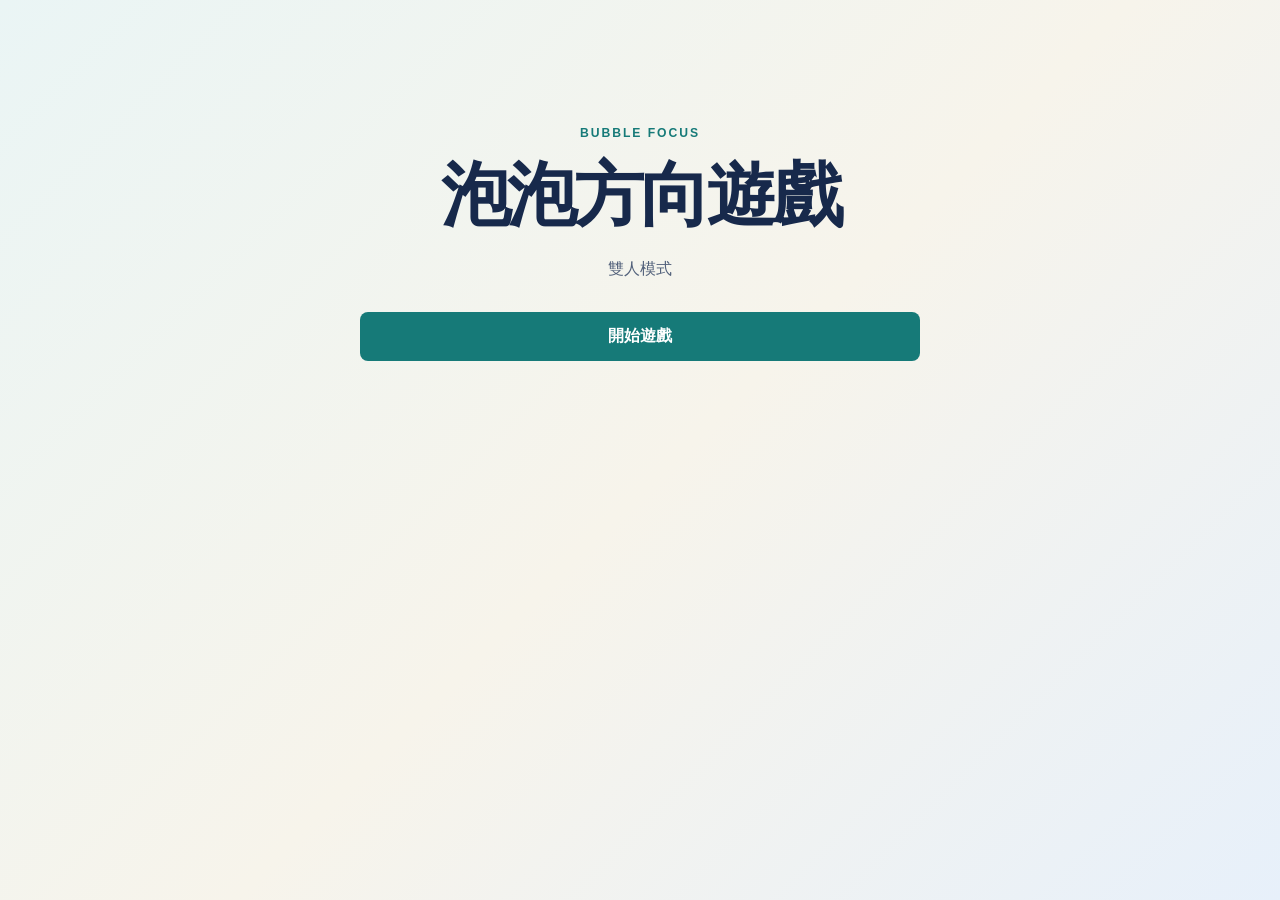
<file: frontend/EFT/double.html>
<!doctype html>
<html lang="zh-Hant">
  <head>
    <meta charset="UTF-8" />
    <meta name="viewport" content="width=device-width, initial-scale=1.0" />
    <title>泡泡方向遊戲｜雙人模式</title>
    <link rel="stylesheet" href="./src/style.css" />
  </head>
  <body data-game-mode="double">
    <main class="game" aria-label="泡泡方向遊戲">
      <section class="start-screen" id="start-screen" aria-labelledby="start-title">
        <p class="eyebrow">BUBBLE FOCUS</p>
        <h1 id="start-title">泡泡方向遊戲</h1>
        <p>雙人模式</p>
        <div class="start-actions">
          <button id="start-button" type="button">開始遊戲</button>
        </div>
      </section>

      <section class="play-screen is-hidden" id="play-screen" aria-label="遊戲畫面">
        <header class="hud">
          <div class="hud-score hud-score--left"><span>左側分數</span><output id="left-score-display">0</output></div>
          <div class="hud-center">
            <div class="timer-group"><span id="timer-label">剩餘時間</span><time id="timer-display" datetime="PT10M">10:00</time></div>
            <p class="instruction" id="instruction-display">左側：WASD 或方向鍵</p>
          </div>
          <div class="hud-score hud-score--right"><span id="right-score-label">右側分數</span><output id="right-score-display">0</output>
            <button id="practice-skip-button" class="practice-skip-button is-hidden" type="button">Skip</button>
            <button id="leave-game-button" class="leave-game-button" type="button">離開遊戲</button>
          </div>
        </header>
        <section class="player-layout">
          <div class="player-panel player-panel--left">
            <div class="player-label"></div>
            <canvas id="left-arena" class="game-arena" aria-label="左側玩家遊戲區域"></canvas>
            <div id="left-feedback" class="player-feedback" aria-live="polite"></div>
          </div>
          <div class="player-panel player-panel--right">
            <div class="player-label"></div>
            <canvas id="right-arena" class="game-arena" aria-label="右側玩家遊戲區域"></canvas>
            <div id="right-feedback" class="player-feedback" aria-live="polite"></div>
          </div>
        </section>
      </section>
    </main>
    <div id="feedback-flash" class="feedback-message" aria-hidden="true"></div>

    <div class="overlay is-hidden" id="instructions-overlay" role="dialog" aria-modal="true" aria-labelledby="instructions-title">
      <section class="instructions-panel">
        <p class="eyebrow">HOW TO PLAY</p>
        <h1 id="instructions-title">遊玩方式</h1>
        <img class="instructions-image-placeholder" src="./public/images/tutorial.png" alt="操作示意圖片" style="width: 100%; aspect-ratio: 16 / 9; object-fit: cover;"/>
        <p>觀察發亮的目標氣泡，依照氣泡上的方向按下對應按鍵。</p>
        <p>玩家 1 使用 WASD，玩家 2 使用方向鍵。</p>
        <div class="instruction-actions">
          <button id="close-instructions-button" type="button">確認</button>
          <button id="instruction-skip-button" class="instruction-skip-button" type="button">Skip</button>
        </div>
      </section>
    </div>

    <div class="overlay is-hidden" id="start-countdown-overlay" role="status" aria-live="assertive">
      <section class="start-countdown-panel">
        <h1>正式開始!</h1>
        <output id="start-countdown-value">3</output>
      </section>
    </div>

    <div class="overlay is-hidden" id="level-overlay" role="dialog" aria-modal="true" aria-labelledby="level-title">
      <section class="instructions-panel">
        <p class="eyebrow">LEVEL BREAK</p>
        <h1 id="level-title">第 1 關完成</h1>
        <p id="level-message">準備進入下一關。</p>
        <button id="next-level-button" type="button">進入下一關</button>
      </section>
    </div>

    <div
      class="overlay is-hidden"
      id="result-overlay"
      role="dialog"
      aria-modal="true"
      aria-labelledby="result-title"
    >
      <section class="result-panel">
        <p class="eyebrow">TIME'S UP</p>
        <h1 id="result-title">遊戲結束</h1>
        <div class="results-grid">
          <section class="result-player" id="left-result">
            <h2 id="left-result-title">玩家1</h2>
            <output class="final-score" id="left-final-score">0</output>
            <dl class="stats-grid">
              <div><dt>正確率</dt><dd id="left-accuracy-display">0%</dd></div>
              <div><dt>平均反應時間</dt><dd id="left-average-reaction-display">--</dd></div>
              <div><dt>正確平均反應時間</dt><dd id="left-correct-reaction-display">--</dd></div>
              <div><dt>最高連擊</dt><dd id="left-max-combo-display">0</dd></div>
            </dl>
          </section>
          <section class="result-player" id="right-result">
            <h2 id="right-result-title">玩家2</h2>
            <output class="final-score" id="right-final-score">0</output>
            <dl class="stats-grid">
              <div><dt>正確率</dt><dd id="right-accuracy-display">0%</dd></div>
              <div><dt>平均反應時間</dt><dd id="right-average-reaction-display">--</dd></div>
              <div><dt>正確平均反應時間</dt><dd id="right-correct-reaction-display">--</dd></div>
              <div><dt>最高連擊</dt><dd id="right-max-combo-display">0</dd></div>
            </dl>
          </section>
        </div>
        <p id="result-save-status" class="result-save-status" aria-live="polite"></p>
        <button id="restart-button" type="button">
          返回設定
        </button>
      </section>
    </div>

    <script type="module" src="./src/main.js"></script>
  </body>
</html>
</file>
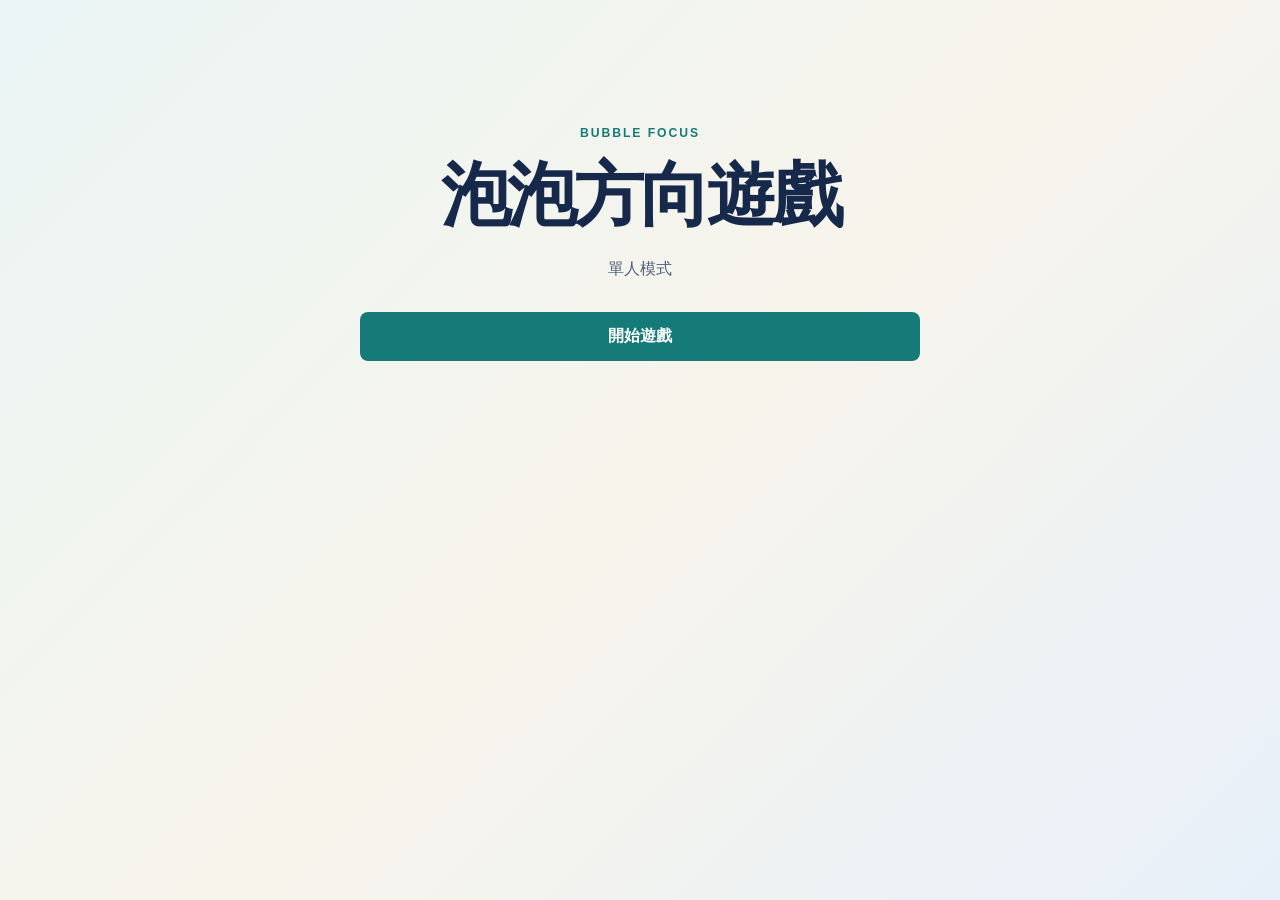
<file: frontend/EFT/single.html>
<!doctype html>
<html lang="zh-Hant">
  <head>
    <meta charset="UTF-8" />
    <meta name="viewport" content="width=device-width, initial-scale=1.0" />
    <title>泡泡方向遊戲｜單人模式</title>
    <link rel="stylesheet" href="./src/style.css" />
  </head>
  <body data-game-mode="single">
    <main class="game" aria-label="泡泡方向遊戲">
      <section class="start-screen" id="start-screen" aria-labelledby="start-title">
        <p class="eyebrow">BUBBLE FOCUS</p>
        <h1 id="start-title">泡泡方向遊戲</h1>
        <p>單人模式</p>
        <div class="start-actions">
          <button id="start-button" type="button">開始遊戲</button>
        </div>
      </section>

      <section class="play-screen is-hidden" id="play-screen" aria-label="遊戲畫面">
        <header class="hud">
          <div class="hud-score hud-score--left"><span>左側分數</span><output id="left-score-display">0</output></div>
          <div class="hud-center">
            <div class="timer-group"><span id="timer-label">剩餘時間</span><time id="timer-display" datetime="PT10M">10:00</time></div>
            <p class="instruction" id="instruction-display">左側：WASD 或方向鍵</p>
          </div>
          <div class="hud-score hud-score--right"><span id="right-score-label">右側分數</span><output id="right-score-display">0</output>
            <button id="practice-skip-button" class="practice-skip-button is-hidden" type="button">Skip</button>
            <button id="leave-game-button" class="leave-game-button" type="button">離開遊戲</button>
          </div>
        </header>
        <section class="player-layout">
          <div class="player-panel player-panel--left">
            <div class="player-label"></div>
            <canvas id="left-arena" class="game-arena" aria-label="左側玩家遊戲區域"></canvas>
            <div id="left-feedback" class="player-feedback" aria-live="polite"></div>
          </div>
          <div class="player-panel player-panel--right">
            <div class="player-label"></div>
            <canvas id="right-arena" class="game-arena" aria-label="右側玩家遊戲區域"></canvas>
            <div id="right-feedback" class="player-feedback" aria-live="polite"></div>
          </div>
        </section>
      </section>
    </main>
    <div id="feedback-flash" class="feedback-message" aria-hidden="true"></div>

    <div class="overlay is-hidden" id="instructions-overlay" role="dialog" aria-modal="true" aria-labelledby="instructions-title">
      <section class="instructions-panel">
        <p class="eyebrow">HOW TO PLAY</p>
        <h1 id="instructions-title">遊玩方式</h1>
        <img class="instructions-image-placeholder" src="./public/images/tutorial.png" alt="操作示意圖片" style="width: 100%; aspect-ratio: 16 / 9; object-fit: cover;"/>
        <p>觀察發亮的目標氣泡，依照氣泡上的方向按下對應按鍵。</p>
        <p>玩家可使用 WASD 或方向鍵操作。</p>
        <div class="instruction-actions">
          <button id="close-instructions-button" type="button">確認</button>
          <button id="instruction-skip-button" class="instruction-skip-button" type="button">Skip</button>
        </div>
      </section>
    </div>

    <div class="overlay is-hidden" id="start-countdown-overlay" role="status" aria-live="assertive">
      <section class="start-countdown-panel">
        <h1>正式開始!</h1>
        <output id="start-countdown-value">3</output>
      </section>
    </div>

    <div class="overlay is-hidden" id="level-overlay" role="dialog" aria-modal="true" aria-labelledby="level-title">
      <section class="instructions-panel">
        <p class="eyebrow">LEVEL BREAK</p>
        <h1 id="level-title">第 1 關完成</h1>
        <p id="level-message">準備進入下一關。</p>
        <button id="next-level-button" type="button">進入下一關</button>
      </section>
    </div>

    <div
      class="overlay is-hidden"
      id="result-overlay"
      role="dialog"
      aria-modal="true"
      aria-labelledby="result-title"
    >
      <section class="result-panel">
        <p class="eyebrow">TIME'S UP</p>
        <h1 id="result-title">遊戲結束</h1>
        <div class="results-grid">
          <section class="result-player" id="left-result">
            <h2 id="left-result-title">玩家1</h2>
            <output class="final-score" id="left-final-score">0</output>
            <dl class="stats-grid">
              <div><dt>正確率</dt><dd id="left-accuracy-display">0%</dd></div>
              <div><dt>平均反應時間</dt><dd id="left-average-reaction-display">--</dd></div>
              <div><dt>正確平均反應時間</dt><dd id="left-correct-reaction-display">--</dd></div>
              <div><dt>最高連擊</dt><dd id="left-max-combo-display">0</dd></div>
            </dl>
          </section>
          <section class="result-player" id="right-result">
            <h2 id="right-result-title">玩家2</h2>
            <output class="final-score" id="right-final-score">0</output>
            <dl class="stats-grid">
              <div><dt>正確率</dt><dd id="right-accuracy-display">0%</dd></div>
              <div><dt>平均反應時間</dt><dd id="right-average-reaction-display">--</dd></div>
              <div><dt>正確平均反應時間</dt><dd id="right-correct-reaction-display">--</dd></div>
              <div><dt>最高連擊</dt><dd id="right-max-combo-display">0</dd></div>
            </dl>
          </section>
        </div>
        <p id="result-save-status" class="result-save-status" aria-live="polite"></p>
        <button id="restart-button" type="button">
          返回設定
        </button>
      </section>
    </div>

    <script type="module" src="./src/main.js"></script>
  </body>
</html>
</file>
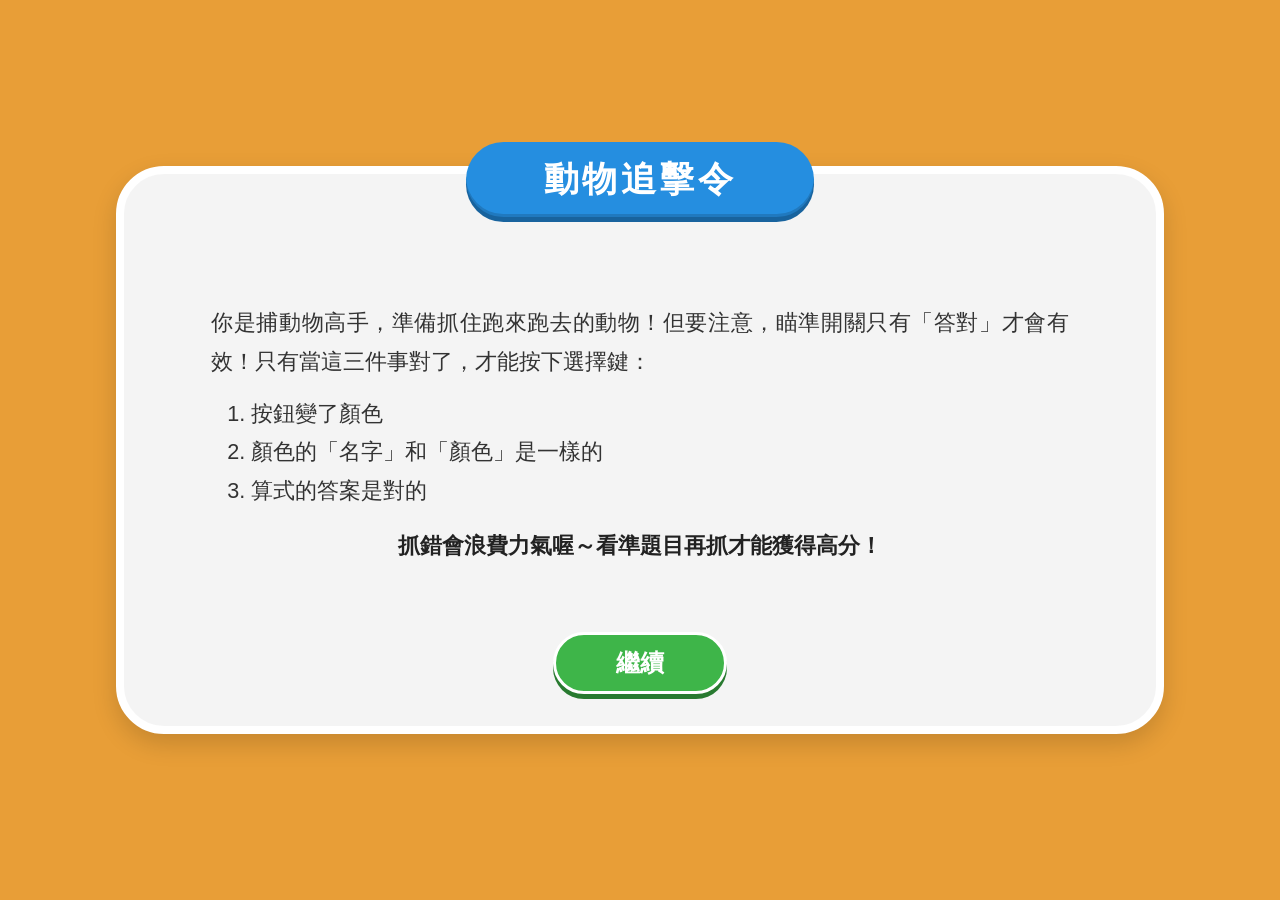
<file: frontend/DAT/DAT_single/DAT_tutorial.html>
<!DOCTYPE html>
<html lang="zh-Hant">
<head>
  <meta charset="UTF-8">
  <meta name="viewport" content="width=device-width, initial-scale=1.0">
  <title>DAT 動物追擊令 - 遊戲教學</title>
  <link rel="stylesheet" href="DAT_tutorial.css">
  <script src="DAT_tutorial.js" defer></script>
</head>
<body>

  <main class="tutorial-container">
    
    <!-- 畫面一：遊玩說明 -->
    <section id="step-1" class="tutorial-card">
      <div class="header-badge">動物追擊令</div>
      <div class="card-content">
        <p class="intro-text">
          你是捕動物高手，準備抓住跑來跑去的動物！但要注意，瞄準開關只有「答對」才會有效！只有當這三件事對了，才能按下選擇鍵：
        </p>
        <ol class="rule-list">
          <li>按鈕變了顏色</li>
          <li>顏色的「名字」和「顏色」是一樣的</li>
          <li>算式的答案是對的</li>
        </ol>
        <p class="warning-text">抓錯會浪費力氣喔～看準題目再抓才能獲得高分！</p>
      </div>
      <button id="btn-to-step2" class="btn-green" type="button">繼續</button>
    </section>

    <!-- 畫面二：題型說明 (動態卡片) -->
    <section id="step-2" class="tutorial-card" hidden>
      <div class="header-badge">題型說明</div>
      <div class="card-content">
        <p id="type-title" class="type-instruction">加載中...</p>
        <p id="type-example" class="type-sub"></p>
        
        <div class="carousel-container">
          <button id="prev-type" class="nav-arrow" type="button" aria-label="上一題">◀</button>
          
          <div class="type-preview-box" id="preview-box">
            <!-- 預覽內容由 JS 動態渲染 -->
          </div>
          
          <button id="next-type" class="nav-arrow" type="button" aria-label="下一題">▶</button>
        </div>
      </div>
      <button id="btn-to-step3" class="btn-green-solid" type="button">跳過說明/下一步</button>
    </section>

    <!-- 畫面三：選擇練習還是直接開始 -->
    <section id="step-3" class="tutorial-card" hidden>
      <div class="card-content">
        <h2 class="prompt-title">理解了嗎？<br>來練習一下吧！</h2>
        <div class="action-buttons">
          <button id="btn-practice" class="btn-outline" type="button">練習一下</button>
          <button id="btn-start" class="btn-green-solid" type="button">不練習，直接開始</button>
        </div>
      </div>
    </section>

  </main>

</body>
</html>
</file>
<file: frontend/css/style.css>
* {
  box-sizing: border-box;
  margin: 0;
  padding: 0;
  font-family: -apple-system, BlinkMacSystemFont, "Segoe UI", Roboto, "Microsoft JhengHei", sans-serif;
}

body, html {
  width: 100%;
  height: 100%;
  overflow: hidden;
}

/* 森林背景：使用 assets/images/HomeBack.png */
.main-container {
  width: 100%;
  height: 100vh;
  background: url("../assets/images/HomeBack.png") no-repeat center center;
  background-size: cover;
  display: flex;
  justify-content: center;
  align-items: center;
}

/* 中間半透明白底圓角卡片 */
.card {
  background: rgba(255, 255, 255, 0.93);
  width: 440px;
  min-height: 380px;
  border-radius: 28px;
  box-shadow: 0 16px 36px rgba(0, 0, 0, 0.15);
  padding: 32px 36px;
  display: flex;
  flex-direction: column;
  align-items: center;
}

.title {
  color: #3b873e;
  font-size: 1.85rem;
  font-weight: 800;
  margin-bottom: 16px;
}

.section-label {
  color: #558b2f;
  font-size: 0.9rem;
  font-weight: bold;
  margin: 8px 0 6px 0;
}

.btn-group {
  display: flex;
  gap: 16px;
  margin-bottom: 12px;
}

.btn-pill {
  width: 110px;
  height: 40px;
  border-radius: 20px;
  border: none;
  font-size: 1rem;
  font-weight: bold;
  color: white;
  cursor: pointer;
  box-shadow: 0 5px 0 rgba(0, 0, 0, 0.18);
  transition: transform 0.1s ease, box-shadow 0.1s ease;
}

.btn-pill:active {
  transform: translateY(3px);
  box-shadow: 0 2px 0 rgba(0, 0, 0, 0.18);
}

.active-green { background: #43a047; }
.active-blue { background: #42a5f5; }
.btn-inactive { background: #a5d6a7; opacity: 0.85; }
.btn-inactive-blue { background: #90caf9; opacity: 0.85; }

#login-form {
  width: 100%;
  display: flex;
  flex-direction: column;
  align-items: center;
}

.form-row {
  display: flex;
  gap: 12px;
  width: 100%;
  justify-content: center;
}

.input-col {
  flex: 1;
  display: flex;
  flex-direction: column;
  align-items: center;
}

.input-label {
  align-self: flex-start;
  font-size: 0.85rem;
  font-weight: bold;
  color: #555;
  margin: 6px 0 4px 4px;
}

.text-input {
  width: 100%;
  height: 38px;
  border-radius: 12px;
  border: 1.5px solid #a5d6a7;
  padding: 0 12px;
  font-size: 0.9rem;
  margin-bottom: 8px;
  outline: none;
  background: #ffffff;
}

.text-input:focus {
  border-color: #43a047;
  box-shadow: 0 0 5px rgba(67, 160, 71, 0.3);
}

.error-text {
  width: 100%;
  color: #c62828;
  background: #fdecea;
  border: 1px solid #f5c6c3;
  border-radius: 10px;
  padding: 8px 12px;
  font-size: 0.85rem;
  font-weight: bold;
  text-align: center;
  margin-top: 6px;
}

.btn-enter {
  width: 100%;
  height: 48px;
  background: #f6c042;
  border-radius: 24px;
  border: none;
  color: #5d4037;
  font-size: 1.15rem;
  font-weight: 800;
  cursor: pointer;
  box-shadow: 0 5px 0 #d79a20;
  margin-top: 14px;
  transition: transform 0.1s ease, box-shadow 0.1s ease;
}

.btn-enter:active {
  transform: translateY(3px);
  box-shadow: 0 2px 0 #d79a20;
}
</file>
<file: frontend/dat/css/single_tutorial.css>
* {
  box-sizing: border-box;
  user-select: none;
}

body {
  margin: 0;
  min-height: 100vh;
  display: grid;
  place-items: center;
  background: #e89e37;
  font-family: "Microsoft JhengHei", "PingFang TC", sans-serif;
  color: #333;
}

/* 容器維持 16:9 比例，與 DAT 遊戲畫面一致 */
.tutorial-container {
  position: relative;
  width: min(95vw, 1100px);
  aspect-ratio: 16 / 9;
  display: flex;
  justify-content: center;
  align-items: center;
  padding: 2%;
}

/* 通用白底卡片外框 */
.tutorial-card {
  position: relative;
  width: 100%;
  height: 100%;
  background: #f4f4f4;
  border: 8px solid #ffffff;
  border-radius: 48px;
  box-shadow: 0 10px 25px rgba(0, 0, 0, 0.15);
  display: flex;
  flex-direction: column;
  align-items: center;
  justify-content: space-between;
  padding: 3rem 2.5rem 2rem;
}

/* 頂部藍色標題膠囊 */
.header-badge {
  position: absolute;
  top: -32px;
  background: #258ee0;
  color: #ffffff;
  font-size: 2.2rem;
  font-weight: bold;
  padding: 0.4em 2.2em;
  border-radius: 40px;
  box-shadow: 0 5px 0 #18639e, inset 0 -3px 0 rgba(0, 0, 0, 0.15);
  letter-spacing: 0.1em;
}

/* 內容區域 */
.card-content {
  width: 100%;
  flex: 1;
  display: flex;
  flex-direction: column;
  justify-content: center;
  align-items: center;
  margin-top: 1rem;
  font-size: 1.35rem;
  line-height: 1.8;
  color: #333;
}

/* 畫面一：說明文字 */
.intro-text {
  margin: 0 0 0.8rem;
  text-align: justify;
  width: 90%;
}

.rule-list {
  margin: 0 0 1rem;
  padding-left: 2.5rem;
  width: 90%;
}

.warning-text {
  margin: 0;
  font-weight: bold;
  color: #222;
}

/* 畫面二：題型說明輪播區 */
.type-instruction {
  font-size: 1.4rem;
  font-weight: bold;
  margin: 0 0 0.2rem;
  text-align: center;
}

.type-sub {
  font-size: 1.2rem;
  color: #555;
  margin: 0 0 1rem;
}

.carousel-container {
  display: flex;
  align-items: center;
  justify-content: center;
  gap: 1.5rem;
  width: 100%;
  flex: 1;
}

.type-preview-box {
  width: 65%;
  height: 180px;
  background: #c3ad99;
  border-radius: 16px;
  display: flex;
  flex-direction: column;
  align-items: center;
  justify-content: center;
  padding: 1rem;
  box-shadow: inset 0 2px 6px rgba(0, 0, 0, 0.2);
}

.preview-badge {
  padding: 0.4rem 2rem;
  border-radius: 8px;
  font-size: 1.4rem;
  font-weight: bold;
  color: white;
  margin-bottom: 0.5rem;
}

.preview-hint {
  font-size: 1rem;
  color: #fff;
  text-shadow: 1px 1px 2px rgba(0, 0, 0, 0.5);
}

/* 左右箭頭按鈕 */
.nav-arrow {
  width: 60px;
  height: 60px;
  border-radius: 50%;
  background: #3eb549;
  border: 4px solid #ffffff;
  color: white;
  font-size: 1.8rem;
  cursor: pointer;
  display: grid;
  place-items: center;
  box-shadow: 0 4px 0 #287a30;
  transition: transform 0.1s;
}

.nav-arrow:active:not(:disabled) {
  transform: translateY(3px);
  box-shadow: 0 1px 0 #287a30;
}

.nav-arrow:disabled {
  background: #ccc;
  box-shadow: 0 4px 0 #aaa;
  cursor: not-allowed;
  opacity: 0.6;
}

/* 畫面三：練習選擇卡片 */
.prompt-title {
  font-size: 2.2rem;
  text-align: center;
  line-height: 1.5;
  margin-bottom: 2rem;
}

.action-buttons {
  display: flex;
  flex-direction: column;
  gap: 1.2rem;
  width: 60%;
  max-width: 360px;
}

/* 通用綠色膠囊按鈕 */
.btn-green {
  background: #3eb549;
  color: white;
  font-size: 1.5rem;
  font-weight: bold;
  padding: 0.5em 2.5em;
  border: 3px solid #ffffff;
  border-radius: 35px;
  cursor: pointer;
  box-shadow: 0 5px 0 #287a30;
  transition: transform 0.1s;
}

.btn-green-outline {
  background: #ffffff;
  color: #3eb549;
  font-size: 1.3rem;
  font-weight: bold;
  padding: 0.4em 2em;
  border: 3px solid #3eb549;
  border-radius: 35px;
  cursor: pointer;
  box-shadow: 0 4px 0 #287a30;
}

.btn-outline {
  background: #ffffff;
  color: #3eb549;
  font-size: 1.5rem;
  font-weight: bold;
  padding: 0.6em;
  border: 3px solid #3eb549;
  border-radius: 35px;
  cursor: pointer;
  text-align: center;
  box-shadow: 0 4px 0 rgba(0, 0, 0, 0.1);
}

.btn-green-solid {
  background: #3eb549;
  color: white;
  font-size: 1.5rem;
  font-weight: bold;
  padding: 0.6em;
  border: 3px solid #ffffff;
  border-radius: 35px;
  cursor: pointer;
  text-align: center;
  box-shadow: 0 5px 0 #287a30;
}

button:active {
  transform: translateY(2px);
}

[hidden] {
  display: none !important;
}
</file>
<file: frontend/dccs/css/style.css>
/* 單人頁外殼；遊戲畫面層樣式由 overlays.js 注入。 */

* {
  box-sizing: border-box;
}

html, body {
  margin: 0;
  padding: 0;
  width: 100%;
  height: 100%;
  background: #000;
  overflow: hidden;
  font-family: -apple-system, BlinkMacSystemFont, "Segoe UI", "Noto Sans TC",
    "PingFang TC", "Microsoft JhengHei", Roboto, Helvetica, Arial, sans-serif;
  color: #eee;
}

#app {
  position: relative;
  width: 100vw;
  height: 100vh;
  background: #000;
}

#game-root {
  position: absolute;
  inset: 0;
}

#setup-form {
  position: absolute;
  top: 50%;
  left: 50%;
  transform: translate(-50%, -50%);
  z-index: 20;
  background: #14181f;
  border: 1px solid #2c333f;
  border-radius: 12px;
  padding: 2rem 2.5rem;
  min-width: 320px;
  max-width: min(92vw, 480px);
  box-shadow: 0 12px 40px rgba(0, 0, 0, 0.5);
  display: flex;
  flex-direction: column;
  gap: 0.6rem;
}

#setup-form[hidden] {
  display: none !important;
}

#setup-form h1 {
  margin: 0 0 0.75rem;
  font-size: 1.4rem;
  letter-spacing: 0.02em;
}

.hint {
  margin: 0.35rem 0;
  color: #a8b0bf;
  font-size: 0.95rem;
  line-height: 1.5;
}

.hint.notice {
  color: #ffd479;
}

.hint code {
  background: #1f2530;
  padding: 0.1em 0.35em;
  border-radius: 4px;
  font-size: 0.85em;
}

#setup-form label {
  display: flex;
  flex-direction: column;
  gap: 0.25rem;
  font-size: 0.85rem;
  color: #c4cbd6;
}

#setup-form input {
  padding: 0.5rem 0.6rem;
  border-radius: 6px;
  border: 1px solid #333b48;
  background: #0d1015;
  color: #eee;
  font-size: 1rem;
}

#setup-form input:focus {
  outline: 2px solid #4f7cff;
  outline-offset: 1px;
}

button {
  margin-top: 0.6rem;
  padding: 0.6rem 1rem;
  border: none;
  border-radius: 8px;
  background: #4f7cff;
  color: #fff;
  font-size: 1rem;
  font-weight: 600;
  cursor: pointer;
}

button:hover {
  background: #6890ff;
}
</file>
<file: frontend/css/dms.css>
* {
  box-sizing: border-box;
  margin: 0;
  padding: 0;
  font-family: -apple-system, BlinkMacSystemFont, "Segoe UI", Roboto, "Microsoft JhengHei", sans-serif;
}

body {
  background-color: #f8fafc;
  color: #1e293b;
}

.top-navbar {
  background: #ffffff;
  padding: 0.85rem 2rem;
  display: flex;
  justify-content: space-between;
  align-items: center;
  box-shadow: 0 1px 3px rgba(0, 0, 0, 0.06);
}

.brand {
  display: flex;
  align-items: center;
  gap: 0.75rem;
}

.brand h2 {
  color: #1e3a8a;
  font-size: 1.25rem;
}

.badge {
  background: #e0f2fe;
  color: #0369a1;
  padding: 2px 8px;
  border-radius: 4px;
  font-size: 0.75rem;
  font-weight: 700;
}

.nav-controls {
  display: flex;
  align-items: center;
  gap: 1.25rem;
}

.role-switch {
  background: #f1f5f9;
  border-radius: 6px;
  padding: 3px;
  display: flex;
}

.switch-btn {
  border: none;
  background: transparent;
  padding: 5px 12px;
  font-size: 0.85rem;
  border-radius: 4px;
  cursor: pointer;
  color: #64748b;
  font-weight: 600;
}

.switch-btn.active {
  background: #ffffff;
  color: #1e3a8a;
  box-shadow: 0 1px 2px rgba(0, 0, 0, 0.08);
}

.teacher-identity {
  display: flex;
  align-items: baseline;
  gap: 0.5rem;
  color: #1e293b;
}

.badge-muted {
  background: #f1f5f9;
  color: #64748b;
  padding: 2px 8px;
  border-radius: 4px;
  font-size: 0.75rem;
  font-weight: 600;
}

.select-group select {
  padding: 6px 10px;
  border: 1px solid #cbd5e1;
  border-radius: 6px;
  background: #ffffff;
  font-size: 0.875rem;
  color: #334155;
  margin-left: 0.4rem;
  outline: none;
}

.select-group select:focus {
  border-color: #2563eb;
}

.btn-text {
  border: none;
  background: transparent;
  color: #64748b;
  font-size: 0.875rem;
  cursor: pointer;
  text-decoration: underline;
}

.content-area {
  max-width: 1200px;
  margin: 1.75rem auto;
  padding: 0 1.25rem;
}

.empty-card {
  text-align: center;
  padding: 4.5rem 2rem;
  background: #ffffff;
  border-radius: 8px;
  border: 1px dashed #cbd5e1;
  color: #64748b;
}

.empty-card h3 {
  margin-bottom: 0.5rem;
  color: #334155;
}

.meta-card {
  background: #ffffff;
  padding: 1.25rem 1.5rem;
  border-radius: 8px;
  margin-bottom: 1.25rem;
  display: flex;
  justify-content: space-between;
  align-items: center;
  border-left: 4px solid #2563eb;
  box-shadow: 0 1px 2px rgba(0, 0, 0, 0.03);
}

.meta-stats {
  text-align: right;
  font-size: 0.875rem;
  color: #64748b;
}

.section-card {
  background: #ffffff;
  padding: 1.25rem 1.5rem;
  border-radius: 8px;
  margin-bottom: 1.25rem;
  box-shadow: 0 1px 2px rgba(0, 0, 0, 0.03);
}

.section-title {
  font-size: 1.05rem;
  margin-bottom: 1rem;
  color: #1e293b;
}

.cards-grid {
  display: grid;
  grid-template-columns: repeat(auto-fill, minmax(210px, 1fr));
  gap: 1rem;
}

.game-summary-card {
  border: 1px solid #e2e8f0;
  border-radius: 6px;
  padding: 1rem;
  background: #fafafa;
}

.game-summary-card.single { border-top: 3px solid #3b82f6; }
.game-summary-card.double { border-top: 3px solid #10b981; }

.card-head {
  display: flex;
  justify-content: space-between;
  align-items: center;
  margin-bottom: 0.6rem;
  font-weight: 700;
}

.mode-tag {
  font-size: 0.75rem;
  padding: 2px 6px;
  border-radius: 4px;
}
.mode-tag.single { background: #dbeafe; color: #1d4ed8; }
.mode-tag.double { background: #d1fae5; color: #065f46; }

.table-container {
  overflow-x: auto;
}

.report-table {
  width: 100%;
  border-collapse: collapse;
  text-align: left;
  font-size: 0.875rem;
}

.report-table th, .report-table td {
  padding: 10px 12px;
  border-bottom: 1px solid #f1f5f9;
}

.report-table th {
  background: #f8fafc;
  color: #475569;
  font-weight: 600;
}
</file>
<file: frontend/css/games.css>
.lobby-card {
  background: rgba(255, 255, 255, 0.95);
  width: 90%;
  max-width: 960px;
  max-height: 90vh;
  border-radius: 28px;
  box-shadow: 0 16px 36px rgba(0, 0, 0, 0.18);
  padding: 30px 40px;
  display: flex;
  flex-direction: column;
  overflow-y: auto;
}

.lobby-header {
  display: flex;
  justify-content: space-between;
  align-items: center;
  border-bottom: 2px dashed #c8e6c9;
  padding-bottom: 16px;
  margin-bottom: 24px;
}

.lobby-title {
  color: #2e7d32;
  font-size: 1.8rem;
  font-weight: 800;
}

.user-info-tag {
  background: #e8f5e9;
  color: #2e7d32;
  padding: 6px 16px;
  border-radius: 20px;
  font-size: 0.95rem;
  font-weight: bold;
  border: 1px solid #a5d6a7;
}

.games-grid {
  display: grid;
  grid-template-columns: repeat(auto-fit, minmax(170px, 1fr));
  gap: 20px;
  margin-bottom: 24px;
}

.game-item {
  background: #ffffff;
  border: 2px solid #e0e0e0;
  border-radius: 18px;
  padding: 20px 14px;
  text-align: center;
  transition: all 0.2s ease;
  display: flex;
  flex-direction: column;
  align-items: center;
}

.game-item:hover {
  transform: translateY(-5px);
  border-color: #43a047;
  box-shadow: 0 10px 20px rgba(67, 160, 71, 0.15);
}

.game-icon {
  font-size: 3rem;
  margin-bottom: 10px;
}

.game-name {
  font-size: 1.1rem;
  font-weight: bold;
  color: #333;
  margin-bottom: 6px;
}

.game-desc {
  font-size: 0.8rem;
  color: #777;
  margin-bottom: 16px;
  min-height: 36px;
}

.btn-play {
  width: 100%;
  padding: 10px 0;
  background: #f6c042;
  border: none;
  border-radius: 14px;
  color: #5d4037;
  font-weight: bold;
  cursor: pointer;
  box-shadow: 0 4px 0 #d79a20;
  transition: transform 0.1s ease;
}

.btn-play:active {
  transform: translateY(3px);
  box-shadow: 0 1px 0 #d79a20;
}

.lobby-footer {
  display: flex;
  justify-content: space-between;
  margin-top: auto;
  padding-top: 10px;
}

.btn-outline {
  padding: 10px 20px;
  border: 1.5px solid #81c784;
  background: #ffffff;
  color: #2e7d32;
  border-radius: 16px;
  font-weight: bold;
  cursor: pointer;
  transition: all 0.2s ease;
}

.btn-outline:hover {
  background: #e8f5e9;
}
</file>
<file: frontend/dat/css/double.css>
/* 基本設定 */
* {
  box-sizing: border-box;
}

body {
  margin: 0;
  min-height: 100svh;
  display: grid;
  place-items: center;
  background: #594331;
  color: #65462f;
  font-family: "Microsoft JhengHei", "PingFang TC", sans-serif;
}

button {
  font: inherit;
  cursor: pointer;
  touch-action: manipulation;
}

button:focus-visible {
  outline: 4px solid #215cc1;
  outline-offset: 4px;
}

[hidden] {
  display: none !important;
}

/* 整張雙人背景依原始比例呈現，不切割或重複鋪圖。 */
.game {
  position: relative;
  display: grid;
  grid-template-columns: 1fr 1fr;
  width: min(100vw, 177.68svh);
  aspect-ratio: 1672 / 941;
  overflow: hidden;
  container-type: inline-size;
  background: #ffd39d url("../assets/double_background.png") center / 100% 100% no-repeat;
}

/* 每位玩家占一半；1cqw 為各自區域寬度的 1%。 */
.player {
  position: relative;
  min-width: 0;
  overflow: hidden;
  container-type: inline-size;
}

/* 玩家二進度條靠最右邊，保留背景中央分隔線。 */
.player-2 .progress-panel {
  inset: 0 0 0 auto;
  border-radius: 3cqw 0 0 3cqw;
}

.player-2 .pause {
  right: 7%;
}

/* 左側進度條 */
.progress-panel {
  position: absolute;
  inset: 0 auto 0 0;
  width: 4.8%;
  padding: 2% 0;
  display: flex;
  flex-direction: column;
  align-items: center;
  gap: 2cqw;
  border-radius: 0 3cqw 3cqw 0;
  background: #fffbeeee;
}

.progress-label {
  writing-mode: vertical-rl;
  font-size: 2.6cqw;
  font-weight: bold;
  letter-spacing: .15em;
}

.progress-track {
  position: relative;
  width: 40%;
  flex: 1;
  overflow: hidden;
  border-radius: 2cqw;
  background: #e0d4bd;
}

[data-ui="progress-fill"] {
  position: absolute;
  bottom: 0;
  width: 100%;
  height: 0;
  background: #e3a344;
  transition: height .3s;
}

/* 分數、題數與暫停 */
.score {
  position: absolute;
  left: 8%;
  top: 3%;
  width: 43%;
  height: 8%;
  display: flex;
  align-items: center;
  border: .5cqw solid white;
  border-radius: 1cqw;
  background: #fff8e9;
  font-size: 3cqw;
}

.score span {
  display: grid;
  place-items: center;
  width: 36%;
  height: 125%;
  border-radius: .8cqw;
  background: #efac2f;
  color: white;
  font-weight: bold;
}

.score strong {
  flex: 1;
  text-align: center;
}

.round,
.pause {
  position: absolute;
  top: 4%;
  padding: .5em 1em;
  border: 0;
  border-radius: 2em;
  background: #fff9e9;
  font-size: 2.1cqw;
  color: #65462f;
}

.round {
  right: 19%;
}

.pause {
  right: 4%;
}

/* 題目卡：色名字色與算式並排 */
.question-panel {
  position: absolute;
  top: 15%;
  left: 12%;
  width: 78%;
  height: 20%;
  display: grid;
  grid-template-columns: 1fr;
  gap: 1cqw;
  padding: 1cqw 2cqw 2cqw;
  border: .3cqw solid #fff;
  border-radius: 2cqw;
  background: #fffaf1f5;
  box-shadow: 0 .3cqw 1cqw #ab613521;
}

.question {
  display: flex;
  flex-direction: column;
  align-items: center;
  justify-content: center;
}

.caption {
  font-size: 2cqw;
  color: #7f6953;
}

.question strong {
  font-size: 4.8cqw;
}

.time {
  position: absolute;
  bottom: .6cqw;
  left: 8%;
  width: 84%;
  display: flex;
  align-items: center;
  gap: 1cqw;
  font-size: 1.8cqw;
}

.time-track {
  flex: 1;
  height: .5cqw;
  border-radius: 1cqw;
  overflow: hidden;
  background: #edddc6;
}

[data-ui="time-fill"] {
  width: 100%;
  height: 100%;
  background: #df9b35;
}

/* 動物移動區：各幀位置由 JS 的 updateScene 設定。 */
.animal-field {
  position: absolute;
  left: 9%;
  top: 35%;
  width: 86%;
  height: 40%;
}

.animal {
  position: absolute;
  width: 23%;
  transform: translate(-50%, -50%);
  aspect-ratio: 1;
}

.animal-image {
  width: 100%;
  height: 100%;
  object-fit: contain;
  user-select: none;
  pointer-events: none;
}

.crosshair {
  position: absolute;
  width: 10%;
  aspect-ratio: 1;
  transform: translate(-50%, -50%);
  filter: drop-shadow(0 1px 3px #543720);
  pointer-events: none;
  z-index: 2;
}

.animal[data-result="correct"] {
  filter: drop-shadow(0 0 .7cqw #328647);
}

.animal[data-result="wrong"] {
  filter: drop-shadow(0 0 .7cqw #bc3b32);
}

/* 正確時按下作答按鈕，不正確則等待。 */
.answer-panel {
  position: absolute;
  left: 12%;
  bottom: 3%;
  width: 80%;
  text-align: center;
}

.rule {
  margin: 0;
  font-size: 2.2cqw;
  font-weight: bold;
}

[data-ui="feedback"] {
  min-height: 1.4em;
  margin: .4em 0 .7em;
  font-size: 2.2cqw;
}

.capture {
  min-width: 28%;
  padding: .25em 1.4em;
  border: .55cqw solid #fffaf2;
  border-radius: 2cqw;
  background: #a253d5;
  box-shadow: 0 .3cqw .4cqw #8d623733;
  color: #fff;
  font-size: 3.5cqw;
  font-weight: bold;
}


.capture span {
  display: block;
  font-size: 1.8cqw;
  font-weight: normal;
}

.capture:active:not(:disabled) {
  transform: translateY(.2cqw);
}

button:disabled {
  cursor: default;
}

/* 結算畫面 */
.overlay {
  position: absolute;
  inset: 0;
  display: grid;
  place-items: center;
  z-index: 5;
  background: #67442975;
}

.result-card {
  width: 76%;
  padding: 4cqw;
  border: .5cqw solid white;
  border-radius: 4cqw;
  background: #fff8e9;
  text-align: center;
}

.result-card h1 {
  margin: 0 0 1cqw;
  font-size: 3.5cqw;
}

[data-ui="final-score"] {
  font-size: 5cqw;
  color: #c48221;
}

.result-card p {
  font-size: 1.7cqw;
}

.primary {
  padding: .5em 2em;
  border: 0;
  border-radius: 2em;
  background: #359d59;
  color: white;
  font-size: 2cqw;
  font-weight: bold;
}

@media (prefers-reduced-motion: reduce) {
  * {
    transition: none !important;
  }
}

/* 觸控方向鍵：按住持續移動，可同時按作答按鈕。 */
.movement {
  position: absolute;
  left: 7%;
  bottom: 4%;
  display: grid;
  grid-template-columns: repeat(3, 4.5cqw);
  gap: .35cqw;
}

.movement button {
  aspect-ratio: 1;
  border: .2cqw solid white;
  border-radius: .7cqw;
  background: #fff5e6;
  color: #65462f;
  font-size: 2cqw;
  touch-action: none;
}

.movement [data-move="up"] {
  grid-column: 2;
}

.movement [data-move="left"] {
  grid-column: 1;
}

.answer-buttons {
  display: flex;
  justify-content: center;
  gap: 1cqw;
}


/* 補充在 DAT_double.css 底部 */

/* 教學說明書 Overlay 樣式 */
.tutorial-card {
  width: 80%;
  max-width: 900px;
  padding: 3cqw;
  border: .5cqw solid #fff;
  border-radius: 3cqw;
  background: #fff8e9;
  text-align: center;
  box-shadow: 0 1cqw 3cqw rgba(0, 0, 0, 0.4);
}

.tutorial-card h1 {
  margin-top: 0;
  font-size: 3.5cqw;
  color: #65462f;
}

.instructions-content {
  display: grid;
  grid-template-columns: 1fr 1fr;
  gap: 2cqw;
  margin: 2cqw 0;
}

.instruction-col {
  padding: 1.5cqw;
  border-radius: 1.5cqw;
  background: #fff0d6;
  text-align: left;
}

.instruction-col h2 {
  margin-top: 0;
  font-size: 2.2cqw;
  color: #a253d5;
}

.instruction-col p {
  font-size: 1.8cqw;
  margin: .5em 0;
}

.rule-box {
  padding: 1.5cqw;
  border-radius: 1.5cqw;
  background: #faebd7;
  text-align: left;
  margin-bottom: 2cqw;
}

.rule-box h3 {
  margin-top: 0;
  font-size: 2cqw;
  color: #c48221;
}

.rule-box p {
  font-size: 1.6cqw;
  margin: .4em 0;
}

/* 練習模式下畫面的狀態視覺提示 */
.animal-field[data-mode="practice"]::after {
  content: "【練習測試中】";
  position: absolute;
  top: 4%;
  left: 50%;
  transform: translateX(-50%);
  font-size: 1.8cqw;
  font-weight: bold;
  color: #d9534f;
  pointer-events: none;
}

/* ----------------------------------
   中途離開警示彈窗與按鈕樣式
---------------------------------- */
.warning-text {
  color: #c52c35;
  font-size: 2cqw;
  font-weight: bold;
  margin: 1.5cqw 0;
  line-height: 1.4;
}

.result-actions, .warning-actions {
  display: flex;
  justify-content: center;
  gap: 1.5cqw;
  margin-top: 1.5cqw;
}

button.secondary {
  background: #4caf50;
  color: white;
  border: none;
  padding: 10px 50px;
  font-size: 1.2rem;
  border-radius: 20px;
  cursor: pointer;
  font-weight: bold;
  transition: background 0.2s;
}

button.danger {
  background: #d9534f;
  color: white;
  border: none;
  padding: 10px 50px;
  font-size: 1.2rem;
  border-radius: 20px;
  cursor: pointer;
  font-weight: bold;
  transition: background 0.2s;
}

button.secondary:hover { background: #65462f; }
button.danger:hover { background: #c9302c; }
</file>
<file: frontend/dat/css/single.css>
/* 基本設定 */
* {
  box-sizing: border-box;
}

body {
  margin: 0;
  min-height: 100svh;
  display: grid;
  place-items: center;
  background: #594331;
  color: #65462f;
  font-family: "Microsoft JhengHei", "PingFang TC", sans-serif;
}

button {
  font: inherit;
  cursor: pointer;
  touch-action: manipulation;
}

button:focus-visible {
  outline: 4px solid #215cc1;
  outline-offset: 4px;
}

[hidden] {
  display: none !important;
}

/* 遊戲背景：1cqw 為遊戲區寬度的 1%。 */
.game {
  position: relative;
  width: min(100vw, 177.68svh);
  aspect-ratio: 1672 / 941;
  overflow: hidden;
  container-type: inline-size;
  background: #ffd39d url("../assets/single_background.png") center / 100% 100% no-repeat;
}

/* 左側進度條 */
.progress-panel {
  position: absolute;
  inset: 0 auto 0 0;
  width: 4.8%;
  padding: 2% 0;
  display: flex;
  flex-direction: column;
  align-items: center;
  gap: 2cqw;
  border-radius: 0 3cqw 3cqw 0;
  background: #fffbeeee;
}

.progress-label {
  writing-mode: vertical-rl;
  font-size: 1.7cqw;
  font-weight: bold;
  letter-spacing: .15em;
}

.progress-track {
  position: relative;
  width: 40%;
  flex: 1;
  overflow: hidden;
  border-radius: 2cqw;
  background: #e0d4bd;
}

#progress-fill {
  position: absolute;
  bottom: 0;
  width: 100%;
  height: 0;
  background: #e3a344;
  transition: height .3s;
}

/* 分數、題數與暫停 */
.score {
  position: absolute;
  left: 8%;
  top: 3%;
  width: 29%;
  height: 8%;
  display: flex;
  align-items: center;
  border: .5cqw solid white;
  border-radius: 1cqw;
  background: #fff8e9;
  font-size: 2.2cqw;
}

.score span {
  display: grid;
  place-items: center;
  width: 36%;
  height: 125%;
  border-radius: .8cqw;
  background: #efac2f;
  color: white;
  font-weight: bold;
}

.score strong {
  flex: 1;
  text-align: center;
}

.round,
.pause {
  position: absolute;
  top: 4%;
  padding: .5em 1em;
  border: 0;
  border-radius: 2em;
  background: #fff9e9;
  font-size: 1.5cqw;
  color: #65462f;
}

.round {
  right: 15%;
}

.pause {
  right: 4%;
}

/* 題目卡：色名字色與算式並排 */
.question-panel {
  position: absolute;
  top: 15%;
  left: 26%;
  width: 52%;
  height: 20%;
  display: grid;
  grid-template-columns: 1fr;
  gap: 1cqw;
  padding: 1cqw 2cqw 2cqw;
  border: .3cqw solid #fff;
  border-radius: 2cqw;
  background: #fffaf1f5;
  box-shadow: 0 .3cqw 1cqw #ab613521;
}

.question {
  display: flex;
  flex-direction: column;
  align-items: center;
  justify-content: center;
}

.caption {
  font-size: 1.2cqw;
  color: #7f6953;
}

.question strong {
  font-size: 3.3cqw;
}

.time {
  position: absolute;
  bottom: .6cqw;
  left: 8%;
  width: 84%;
  display: flex;
  align-items: center;
  gap: 1cqw;
  font-size: 1.1cqw;
}

.time-track {
  flex: 1;
  height: .5cqw;
  border-radius: 1cqw;
  overflow: hidden;
  background: #edddc6;
}

#time-fill {
  width: 100%;
  height: 100%;
  background: #df9b35;
}

/* 動物移動區：各幀位置由 JS 的 updateScene 設定。 */
.animal-field {
  position: absolute;
  left: 9%;
  top: 35%;
  width: 86%;
  height: 40%;
}

.animal {
  position: absolute;
  width: 16%;
  transform: translate(-50%, -50%);
  aspect-ratio: 1;
}

.animal-image {
  width: 100%;
  height: 100%;
  object-fit: contain;
  user-select: none;
  pointer-events: none;
}

.crosshair {
  position: absolute;
  width: 7%;
  aspect-ratio: 1;
  transform: translate(-50%, -50%);
  filter: drop-shadow(0 1px 3px #543720);
  pointer-events: none;
  z-index: 2;
}

.animal[data-result="correct"] {
  filter: drop-shadow(0 0 .7cqw #328647);
}

.animal[data-result="wrong"] {
  filter: drop-shadow(0 0 .7cqw #bc3b32);
}

/* 正確時按下作答按鈕，不正確則等待。 */
.answer-panel {
  position: absolute;
  left: 12%;
  bottom: 3%;
  width: 80%;
  text-align: center;
}

.rule {
  margin: 0;
  font-size: 1.55cqw;
  font-weight: bold;
}

#feedback {
  min-height: 1.4em;
  margin: .4em 0 .7em;
  font-size: 1.55cqw;
}

.capture {
  min-width: 20%;
  padding: .25em 1.4em;
  border: .55cqw solid #fffaf2;
  border-radius: 2cqw;
  background: #a253d5;
  box-shadow: 0 .3cqw .4cqw #8d623733;
  color: #fff;
  font-size: 2.7cqw;
  font-weight: bold;
}


.capture span {
  display: block;
  font-size: 1cqw;
  font-weight: normal;
}

.capture:active:not(:disabled) {
  transform: translateY(.2cqw);
}

button:disabled {
  cursor: default;
}

/* 結算畫面 */
.overlay {
  position: absolute;
  inset: 0;
  display: grid;
  place-items: center;
  z-index: 5;
  background: #67442975;
}

.result-card {
  width: 76%;
  padding: 4cqw;
  border: .5cqw solid white;
  border-radius: 4cqw;
  background: #fff8e9;
  text-align: center;
}

.result-card h1 {
  margin: 0 0 1cqw;
  font-size: 3.5cqw;
}

#final-score {
  font-size: 5cqw;
  color: #c48221;
}

.result-card p {
  font-size: 1.7cqw;
}

.primary {
  padding: .5em 2em;
  border: 0;
  border-radius: 2em;
  background: #359d59;
  color: white;
  font-size: 2cqw;
  font-weight: bold;
}

.primary_white {
  padding: .5em 2em;
  border: 3px solid #3eb549;
  border-radius: 2em;
  background: white;
  color: #359d59;
  font-size: 2cqw;
  font-weight: bold;
}


@media (prefers-reduced-motion: reduce) {
  * {
    transition: none !important;
  }
}

/* 觸控方向鍵：按住持續移動，可同時按作答按鈕。 */
.movement {
  position: absolute;
  left: 7%;
  bottom: 4%;
  display: grid;
  grid-template-columns: repeat(3, 3.5cqw);
  gap: .35cqw;
}

.movement button {
  aspect-ratio: 1;
  border: .2cqw solid white;
  border-radius: .7cqw;
  background: #fff5e6;
  color: #65462f;
  font-size: 2cqw;
  touch-action: none;
}

.movement [data-move="up"] {
  grid-column: 2;
}

.movement [data-move="left"] {
  grid-column: 1;
}

.answer-buttons {
  display: flex;
  justify-content: center;
  gap: 1cqw;
}

/* 滿關遮罩 */
.modal-overlay {
  position: absolute;
  top: 0; left: 0; width: 100%; height: 100%;
  background: rgba(0, 0, 0, 0.45);
  display: flex;
  justify-content: center;
  align-items: center;
  z-index: 100;
}

/* 仿圖片卡片主體 */
.stage-clear-card {
  background: #f0f0f0;
  border-radius: 40px;
  padding: 40px 60px;
  text-align: center;
  min-width: 320px;
  box-shadow: 0 10px 25px rgba(0,0,0,0.15);
  display: flex;
  flex-direction: column;
  align-items: center;
}

/* 藍色膠囊標題 */
.stage-title-badge {
  background: #2b9ed8;
  color: white;
  padding: 8px 30px;
  border-radius: 20px;
  font-size: 1.3rem;
  font-weight: bold;
  margin-bottom: 30px;
}

/* 提示文字 */
.stage-clear-text {
  font-size: 1.5rem;
  color: #333;
  margin-bottom: 35px;
  font-weight: bold;
  letter-spacing: 2px;
}

/* 綠色繼續按鈕 */
.btn-continue {
  background: #4caf50;
  color: white;
  border: none;
  padding: 10px 50px;
  font-size: 1.2rem;
  border-radius: 20px;
  cursor: pointer;
  font-weight: bold;
  transition: background 0.2s;
}

.btn-continue:hover { background: #43a047;}
.btn-danger {
  background: #d9534f;
  color: white;
  border: none;
  padding: 10px 50px;
  font-size: 1.2rem;
  border-radius: 20px;
  cursor: pointer;
  font-weight: bold;
  transition: background 0.2s;
}
.btn-danger:hover { background: #c9302c; }

/* ----------------------------------
   中途離開警示彈窗與按鈕樣式
---------------------------------- */
.warning-text {
  color: #c52c35;
  font-size: 2cqw;
  font-weight: bold;
  margin: 1.5cqw 0;
  line-height: 1.4;
}

.result-actions, .warning-actions {
  display: flex;
  justify-content: center;
  gap: 1.5cqw;
  margin-top: 1.5cqw;
}
</file>
<file: frontend/dccs/css/double.css>
* {
  box-sizing: border-box;
}

html,
body {
  width: 100%;
  min-height: 100%;
  margin: 0;

  background: #111;
  color: white;

  font-family:
    -apple-system,
    BlinkMacSystemFont,
    "Segoe UI",
    "Noto Sans TC",
    "PingFang TC",
    "Microsoft JhengHei",
    Roboto,
    Helvetica,
    Arial,
    sans-serif;
}

body {
  overflow: hidden;
}

button,
input,
select {
  font: inherit;
}

#app {
  width: 100%;
  min-height: 100vh;

  display: flex;
  flex-direction: column;
  justify-content: center;
}

/* 遊戲資料填寫表單 */

#setup-form {
  width: min(720px, 92%);
  margin: 30px auto;
  padding: 24px;

  background: #20252d;
  border: 1px solid #394353;
  border-radius: 16px;
}

#setup-form[hidden] {
  display: none;
}

#setup-form h1 {
  margin-top: 0;
  text-align: center;
}

.student-fields {
  display: grid;
  grid-template-columns: 1fr 1fr;
  gap: 24px;
}

#setup-form label {
  display: flex;
  flex-direction: column;
  gap: 6px;

  margin-bottom: 14px;
}

#setup-form input,
#setup-form select {
  width: 100%;
  padding: 10px;

  color: white;
  background: #11151b;

  border: 1px solid #4b5668;
  border-radius: 7px;

  font-size: 16px;
}

.control-hint {
  text-align: center;
}

#setup-form button {
  width: 100%;
  padding: 12px;

  color: white;
  background: #4f7cff;

  border: 0;
  border-radius: 8px;

  font-size: 18px;
  cursor: pointer;
}

#setup-form button:hover {
  background: #6890ff;
}

/* 雙人遊戲主畫面 */

#double-game {
  position: relative;

  width: min(100vw, calc(100vh * 16 / 9));
  height: min(100vh, calc(100vw * 9 / 16));

  margin: 0 auto;

  display: grid;
  grid-template-columns: 1fr 1fr;
  gap: 0;

  overflow: hidden;
  background: #111;
}

#double-game[hidden] {
  display: none;
}

.player-panel {
  position: relative;

  min-width: 0;
  min-height: 0;

  overflow: hidden;

  background-image:
    url("../assets/Single.png");

  background-position: center;
  background-repeat: no-repeat;
  background-size: 100% 100%;
}

.player-one {
  border-right: 2px solid
    rgba(255, 255, 255, 0.35);
}

.player-panel h2 {
  display: none;
}

.game-root {
  position: absolute;
  inset: 0;

  overflow: hidden;
  background: transparent;
}

.game-root canvas {
  background: transparent !important;
}

/* 雙人模式只顯示外層共用提示。 */
.game-root > .dccs-overlays {
  display: none !important;
}

/* 雙人共用提示畫面 */

.shared-overlay {
  position: absolute;
  inset: 0;

  z-index: 1000;

  display: flex;
  align-items: center;
  justify-content: center;

  padding: 0;

  background:
    rgba(0, 0, 0, 0.72);
}

.shared-overlay[hidden] {
  display: none;
}

.shared-card {
  width: min(92vw, 480px);
  min-height: 0;

  display: flex;
  align-items: center;
  justify-content: center;

  padding: 2rem 2.5rem;

  color: #eee;
  background: #14181f;

  border: 1px solid #2c333f;
  border-radius: 12px;

  box-shadow: 0 12px 40px rgba(0, 0, 0, 0.5);

}

.shared-screen {
  width: 100%;
}

.shared-screen:not(#shared-tutorial) {
  text-align: center;
}

.shared-screen[hidden] {
  display: none;
}

/* 操作說明獨立鋪滿視窗，不受雙人遊戲 16:9 畫布限制。
   其餘版型直接使用 overlays.js 的 .dccs-overlay-tutorial / .dccs-panel。 */
.shared-overlay.tutorial-mode {
  position: fixed;
}

.shared-screen:not(#shared-tutorial):not(#shared-level) h1 {
  margin: 0 0 0.75rem;
  font-size: 1.4rem;
}

.shared-screen:not(#shared-tutorial):not(#shared-level) p {
  font-size: 0.95rem;
  line-height: 1.5;
}

.shared-hint {
  color: #dce8ff;
}

.shared-key {
  display: inline-block;

  margin: 0 3px;
  padding: 0.1em 0.5em;

  color: white;
  background: #283445;

  border: 1px solid #63738a;
  border-radius: 4px;
}

#shared-player-info {
  margin-top: 0.75rem;

  color: #91a4c2;

  font-size: 0.8rem;
}

/* 共用關卡提示畫面 */
.shared-overlay.level-mode {
  position: fixed;
}

#shared-level:not([hidden]) {
  display: flex;
  flex-direction: column;
  align-items: center;
  justify-content: center;
  width: 100%;
  height: 100%;
}

/* 單人版顯示關卡提示時會把焦點放在按鈕上；雙人版為避免空白鍵誤觸不能真的
   focus，但保留相同的視覺焦點圈。 */
.shared-overlay.level-mode .dccs-level-continue {
  outline: 4px solid rgba(56, 169, 0, 0.25);
  outline-offset: 4px;
}

/* 最後成績畫面 */

#final-result {
  width: min(960px, 94vw);
  max-height: calc(100vh - 32px);
  margin: 16px auto;
  padding: clamp(20px, 3vw, 32px);
  overflow-y: auto;

  background: #20252d;
  border: 1px solid #394353;
  border-radius: 16px;

  text-align: center;
}

#final-result[hidden] {
  display: none;
}

.result-title {
  margin: 0;
  font-size: clamp(1.6rem, 3vw, 2.25rem);
}

.result-pair-id {
  margin: 0.45rem 0 1.1rem;
  color: #91a4c2;
  font-size: 0.78rem;
  overflow-wrap: anywhere;
}

.result-players {
  display: grid;
  grid-template-columns: repeat(2, minmax(0, 1fr));
  gap: clamp(14px, 2vw, 24px);
}

#final-result .result-player-card {
  margin: 0;
  padding: clamp(16px, 2.4vw, 24px);

  background:
    rgba(255, 255, 255, 0.05);

  border-radius: 12px;
  text-align: left;
}

.result-player-card h2 {
  margin: 0 0 0.85rem;
  color: #fff;
  font-size: clamp(1.25rem, 2.2vw, 1.65rem);
  text-align: center;
}

.result-player-card p {
  display: flex;
  justify-content: space-between;
  gap: 1rem;
  margin: 0.45rem 0;
  color: #c7d0df;
}

.result-player-card strong {
  color: #fff;
  font-variant-numeric: tabular-nums;
}

.result-player-card .save-success,
.result-player-card .save-error {
  display: block;
  margin-top: 1rem;
  padding-top: 0.75rem;
  border-top: 1px solid rgba(255, 255, 255, 0.1);
  font-size: 0.85rem;
  line-height: 1.45;
  text-align: center;
}

.result-player-card .save-success {
  color: #8ee6a4;
}

.result-player-card .save-error {
  color: #ffb1b1;
}

.result-actions {
  display: flex;
  justify-content: center;
  gap: 12px;
  margin-top: 1.25rem;
}

#final-result button {
  padding: 12px 30px;

  color: white;
  background: #4f7cff;

  border: 0;
  border-radius: 8px;

  cursor: pointer;
}

#back-to-lobby {
  background: #2c333f;
}

/* 小螢幕調整 */

@media (max-width: 900px) {
  .student-fields {
    grid-template-columns: 1fr;
  }
}

@media (max-width: 560px) {
  #final-result {
    width: 96vw;
    padding: 14px;
  }

  .result-players {
    gap: 8px;
  }

  #final-result .result-player-card {
    padding: 12px 10px;
  }

  .result-player-card p {
    display: block;
    margin: 0.55rem 0;
    text-align: center;
  }

  .result-player-card strong {
    display: block;
    margin-top: 0.12rem;
  }

  .result-actions {
    flex-wrap: wrap;
  }
}
</file>
<file: frontend/EFT/src/style.css>
:root {
  font-family: "Trebuchet MS", "Noto Sans TC", sans-serif;
  --bubble-size: 112px;
  color: #182033;
  background: #edf5f8;
}

* { box-sizing: border-box; }
body { min-width: 320px; min-height: 100vh; margin: 0; overflow: hidden; }
button, input { font: inherit; }
.is-hidden { display: none !important; }
.game { min-height: 100vh; background: linear-gradient(135deg, #eaf5f5 0%, #f7f4eb 52%, #e7f0fa 100%); }

.start-screen { width: min(100% - 40px, 560px); margin: auto; padding: 14vh 0 8vh; text-align: center; }
.eyebrow { margin: 0 0 8px; color: #167a78; font-size: 0.76rem; font-weight: 900; letter-spacing: 0.16em; }
h1 { margin: 0; color: #17294b; font-size: clamp(2.3rem, 7vw, 4.4rem); letter-spacing: -0.05em; }
.start-screen > p:not(.eyebrow) { color: #52617b; }
.duration-field { display: grid; gap: 8px; margin: 24px 0 0; color: #536579; font-size: 0.88rem; font-weight: 800; text-align: left; }
.duration-field input { width: 100%; padding: 10px 12px; border: 1px solid #c9d8de; border-radius: 7px; color: #1d2e52; background: #fff; }
.start-actions { display: grid; grid-template-columns: 1fr; gap: 12px; margin-top: 32px; }
button { width: 100%; padding: 14px 18px; border: 0; border-radius: 8px; color: #fff; font-weight: 900; cursor: pointer; background: #167a78; }
button:hover { background: #0c6463; }
button:focus-visible { outline: 3px solid #1b2f52; outline-offset: 3px; }
.finish-test-button { width: auto; padding: 7px 10px; color: #8e2b25; font-size: 0.72rem; background: #fff0ed; }
.finish-test-button:hover { background: #ffe1da; }
.leave-game-button { width: auto; padding: 7px 10px; font-size: 0.72rem; background: #52617b; }
.leave-game-button:hover { background: #34435c; }

.play-screen { display: grid; grid-template-rows: auto 1fr; height: 100vh; }
.hud { position: relative; z-index: 1; display: grid; grid-template-columns: 1fr auto 1fr; align-items: center; gap: 20px; min-height: 68px; padding: 8px clamp(16px, 5vw, 64px); border-bottom: 1px solid #d7e2e6; background: rgba(255, 255, 255, 0.9); }
.hud-center { display: grid; justify-items: center; color: #75809a; font-size: 0.76rem; font-weight: 800; letter-spacing: 0.05em; }
.timer-group, .hud-score { display: flex; align-items: center; gap: 8px; }
.hud-center time { color: #1d2e52; font-size: clamp(1rem, 2vw, 2rem); font-weight: 900; line-height: 1; }
.instruction { margin: 3px 0 0; color: #52617b; font-size: 0.72rem; letter-spacing: 0; }
.hud-score { color: #75809a; font-size: 0.76rem; font-weight: 800; letter-spacing: 0.05em; }
.hud-score output { color: #167a78; font-size: 2rem; font-weight: 900; line-height: 1; }
.hud-score--right { justify-content: flex-end; text-align: right; }
.play-screen--single .hud { grid-template-columns: 1fr auto; }
.play-screen--single .hud-score--left { display: none; }
.play-screen--single .hud-center { justify-items: start; }
.play-screen--single .instruction { text-align: left; }
.player-layout { display: grid; grid-template-columns: 1fr 1fr; min-height: 0; background: center / cover no-repeat url('../public/images/background_multi.png'); }
.player-panel { position: relative; min-width: 0; min-height: 0; overflow: hidden; }
.game-arena { display: block; width: 100%; height: 100%; min-width: 0; min-height: 0; background: transparent; }
.play-screen--single .player-layout { grid-template-columns: 1fr; }
.play-screen--single .player-panel--left { border-right: 0; }
.play-screen--single .player-layout { background-image: url('../public/images/background_single.png'); }
.player-feedback { position: absolute; z-index: 2; inset: 0; display: grid; place-items: center; pointer-events: none; font-size: clamp(2.5rem, 7vw, 5rem); font-weight: 900; text-shadow: 0 3px 12px rgba(0, 0, 0, 0.2); }
.player-feedback--correct { color: #24a148; }
.player-feedback--incorrect { color: #e53935; }

.overlay { position: fixed; z-index: 5; inset: 0; display: grid; place-items: center; padding: 24px; background: rgba(19, 31, 53, 0.48); backdrop-filter: blur(6px); }
.overlay.is-hidden { opacity: 0; pointer-events: none; }
.result-panel { width: min(100%, 760px); max-height: 90vh; overflow: auto; padding: 36px; border-radius: 18px; text-align: center; background: #fff; box-shadow: 0 22px 80px rgba(12, 22, 42, 0.22); }
.instructions-panel { width: min(100%, 520px); padding: 34px; border-radius: 18px; text-align: center; background: #fff; box-shadow: 0 22px 80px rgba(12, 22, 42, 0.22); }
.instructions-panel h1 { font-size: 2.35rem; }
.instructions-panel p:not(.eyebrow) { color: #52617b; line-height: 1.65; }
.instructions-image-placeholder { display: grid; min-height: 150px; margin: 22px 0; place-items: center; border: 2px dashed #9abfc0; border-radius: 10px; color: #167a78; background: #eff8f6; }
.result-panel h1 { font-size: 2.35rem; }

.results-grid { display: flex; gap: 16px; margin: 26px 0 4px; text-align: left; }
.results-grid--single { display: flex; }
.result-player { flex: 1 1 0; min-width: 0; padding: 16px; border: 1px solid #dbe6e8; border-radius: 10px; background: #f8fbfb; }
.result-player h2 { margin: 0; color: #1d2e52; font-size: 1rem; }
.final-score { display: block; margin: 12px 0; color: #167a78; font-size: 2.8rem; font-weight: 900; line-height: 1; }
.stats-grid { display: grid; grid-template-columns: 1fr 1fr; gap: 8px; margin: 0; text-align: left; }
.stats-grid div { padding: 9px; border-radius: 7px; background: #edf5f5; }
.stats-grid dt { color: #75809a; font-size: 0.68rem; }
.stats-grid dd { margin: 4px 0 0; color: #1d4f82; font-size: 0.9rem; font-weight: 800; }

@media (max-width: 620px) {
  .results-grid { flex-direction: column; }
  .hud { gap: 8px; padding-inline: 10px; }
  .hud-score output { font-size: 1.5rem; }
  .hud-score { gap: 5px; font-size: 0.68rem; }
  .instruction { font-size: 0.64rem; white-space: nowrap; }
  .player-label { padding-inline: 8px; font-size: 0.65rem; }
  :root { --bubble-size: 84px; }
  .result-panel { padding: 26px 18px; }
  .instructions-panel { padding: 26px 18px; }
  .finish-test-button { padding: 6px 8px; font-size: 0.64rem; }
}


.instruction-actions { display: flex; align-items: center; gap: 12px; margin-top: 20px; }
.instruction-actions button { width: auto; }
.instruction-actions #close-instructions-button { flex: 1; }
.instruction-skip-button { margin-left: auto; background: #52617b; }
.instruction-skip-button:hover { background: #34435c; }
.practice-skip-button { width: auto; padding: 7px 12px; background: #52617b; }
.practice-skip-button:hover { background: #34435c; }
.result-save-status { min-height: 1.5em; margin: 18px 0 12px; color: #16803c; font-weight: 800; }
.result-save-status[data-state="error"] { color: #c62828; }


.start-countdown-panel {
  display: grid;
  min-width: min(82vw, 420px);
  gap: 18px;
  place-items: center;
  padding: 42px;
  border-radius: 24px;
  background: rgba(255, 255, 255, 0.96);
  box-shadow: 0 22px 80px rgba(12, 22, 42, 0.22);
}
.start-countdown-panel h1 { font-size: clamp(2.2rem, 7vw, 4rem); }
.start-countdown-panel output {
  color: #167a78;
  font-size: clamp(5rem, 18vw, 9rem);
  font-weight: 900;
  line-height: 1;
}
</file>
<file: frontend/DAT/DAT_single/DAT_tutorial.css>
* {
  box-sizing: border-box;
  user-select: none;
}

body {
  margin: 0;
  min-height: 100vh;
  display: grid;
  place-items: center;
  background: #e89e37;
  font-family: "Microsoft JhengHei", "PingFang TC", sans-serif;
  color: #333;
}

/* 容器維持 16:9 比例，與 DAT 遊戲畫面一致 */
.tutorial-container {
  position: relative;
  width: min(95vw, 1100px);
  aspect-ratio: 16 / 9;
  display: flex;
  justify-content: center;
  align-items: center;
  padding: 2%;
}

/* 通用白底卡片外框 */
.tutorial-card {
  position: relative;
  width: 100%;
  height: 100%;
  background: #f4f4f4;
  border: 8px solid #ffffff;
  border-radius: 48px;
  box-shadow: 0 10px 25px rgba(0, 0, 0, 0.15);
  display: flex;
  flex-direction: column;
  align-items: center;
  justify-content: space-between;
  padding: 3rem 2.5rem 2rem;
}

/* 頂部藍色標題膠囊 */
.header-badge {
  position: absolute;
  top: -32px;
  background: #258ee0;
  color: #ffffff;
  font-size: 2.2rem;
  font-weight: bold;
  padding: 0.4em 2.2em;
  border-radius: 40px;
  box-shadow: 0 5px 0 #18639e, inset 0 -3px 0 rgba(0, 0, 0, 0.15);
  letter-spacing: 0.1em;
}

/* 內容區域 */
.card-content {
  width: 100%;
  flex: 1;
  display: flex;
  flex-direction: column;
  justify-content: center;
  align-items: center;
  margin-top: 1rem;
  font-size: 1.35rem;
  line-height: 1.8;
  color: #333;
}

/* 畫面一：說明文字 */
.intro-text {
  margin: 0 0 0.8rem;
  text-align: justify;
  width: 90%;
}

.rule-list {
  margin: 0 0 1rem;
  padding-left: 2.5rem;
  width: 90%;
}

.warning-text {
  margin: 0;
  font-weight: bold;
  color: #222;
}

/* 畫面二：題型說明輪播區 */
.type-instruction {
  font-size: 1.4rem;
  font-weight: bold;
  margin: 0 0 0.2rem;
  text-align: center;
}

.type-sub {
  font-size: 1.2rem;
  color: #555;
  margin: 0 0 1rem;
}

.carousel-container {
  display: flex;
  align-items: center;
  justify-content: center;
  gap: 1.5rem;
  width: 100%;
  flex: 1;
}

.type-preview-box {
  width: 65%;
  height: 180px;
  background: #c3ad99;
  border-radius: 16px;
  display: flex;
  flex-direction: column;
  align-items: center;
  justify-content: center;
  padding: 1rem;
  box-shadow: inset 0 2px 6px rgba(0, 0, 0, 0.2);
}

.preview-badge {
  padding: 0.4rem 2rem;
  border-radius: 8px;
  font-size: 1.4rem;
  font-weight: bold;
  color: white;
  margin-bottom: 0.5rem;
}

.preview-hint {
  font-size: 1rem;
  color: #fff;
  text-shadow: 1px 1px 2px rgba(0, 0, 0, 0.5);
}

/* 左右箭頭按鈕 */
.nav-arrow {
  width: 60px;
  height: 60px;
  border-radius: 50%;
  background: #3eb549;
  border: 4px solid #ffffff;
  color: white;
  font-size: 1.8rem;
  cursor: pointer;
  display: grid;
  place-items: center;
  box-shadow: 0 4px 0 #287a30;
  transition: transform 0.1s;
}

.nav-arrow:active:not(:disabled) {
  transform: translateY(3px);
  box-shadow: 0 1px 0 #287a30;
}

.nav-arrow:disabled {
  background: #ccc;
  box-shadow: 0 4px 0 #aaa;
  cursor: not-allowed;
  opacity: 0.6;
}

/* 畫面三：練習選擇卡片 */
.prompt-title {
  font-size: 2.2rem;
  text-align: center;
  line-height: 1.5;
  margin-bottom: 2rem;
}

.action-buttons {
  display: flex;
  flex-direction: column;
  gap: 1.2rem;
  width: 60%;
  max-width: 360px;
}

/* 通用綠色膠囊按鈕 */
.btn-green {
  background: #3eb549;
  color: white;
  font-size: 1.5rem;
  font-weight: bold;
  padding: 0.5em 2.5em;
  border: 3px solid #ffffff;
  border-radius: 35px;
  cursor: pointer;
  box-shadow: 0 5px 0 #287a30;
  transition: transform 0.1s;
}

.btn-green-outline {
  background: #ffffff;
  color: #3eb549;
  font-size: 1.3rem;
  font-weight: bold;
  padding: 0.4em 2em;
  border: 3px solid #3eb549;
  border-radius: 35px;
  cursor: pointer;
  box-shadow: 0 4px 0 #287a30;
}

.btn-outline {
  background: #ffffff;
  color: #3eb549;
  font-size: 1.5rem;
  font-weight: bold;
  padding: 0.6em;
  border: 3px solid #3eb549;
  border-radius: 35px;
  cursor: pointer;
  text-align: center;
  box-shadow: 0 4px 0 rgba(0, 0, 0, 0.1);
}

.btn-green-solid {
  background: #3eb549;
  color: white;
  font-size: 1.5rem;
  font-weight: bold;
  padding: 0.6em;
  border: 3px solid #ffffff;
  border-radius: 35px;
  cursor: pointer;
  text-align: center;
  box-shadow: 0 5px 0 #287a30;
}

button:active {
  transform: translateY(2px);
}

[hidden] {
  display: none !important;
}
</file>
